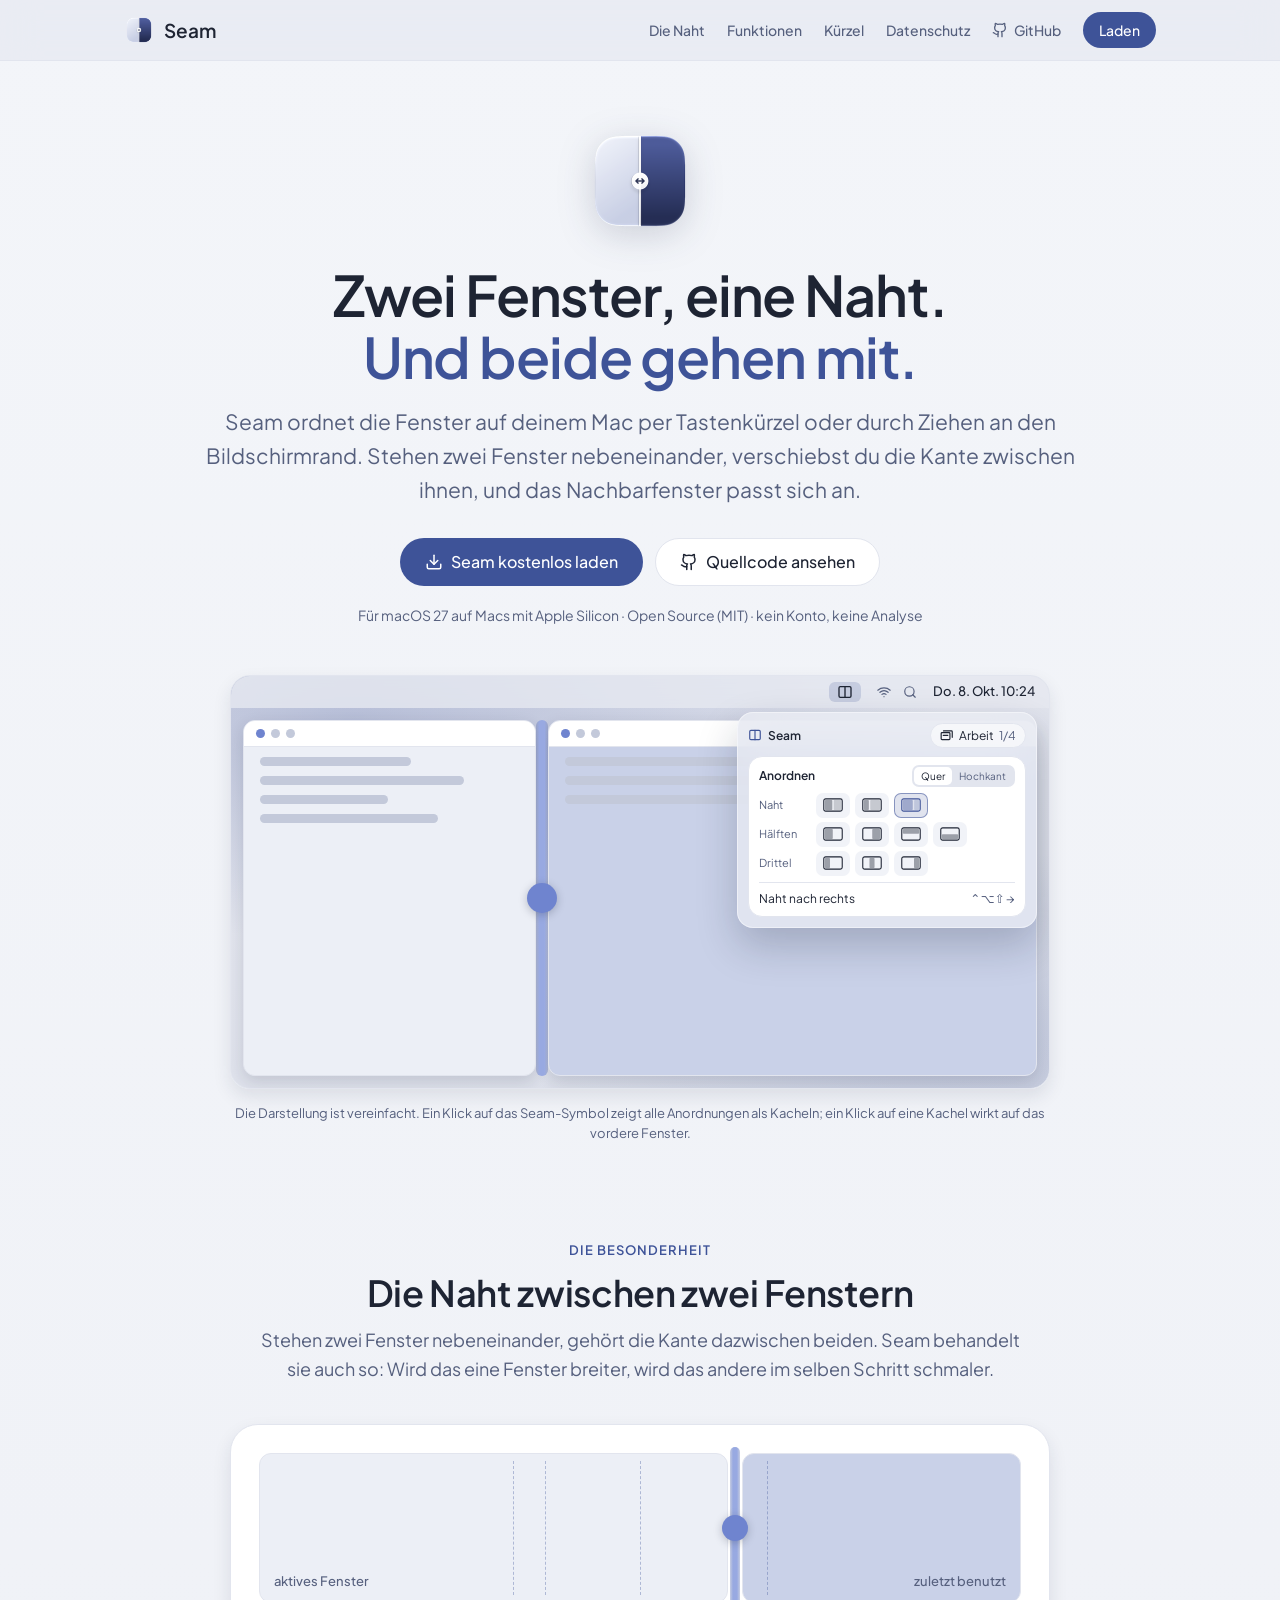
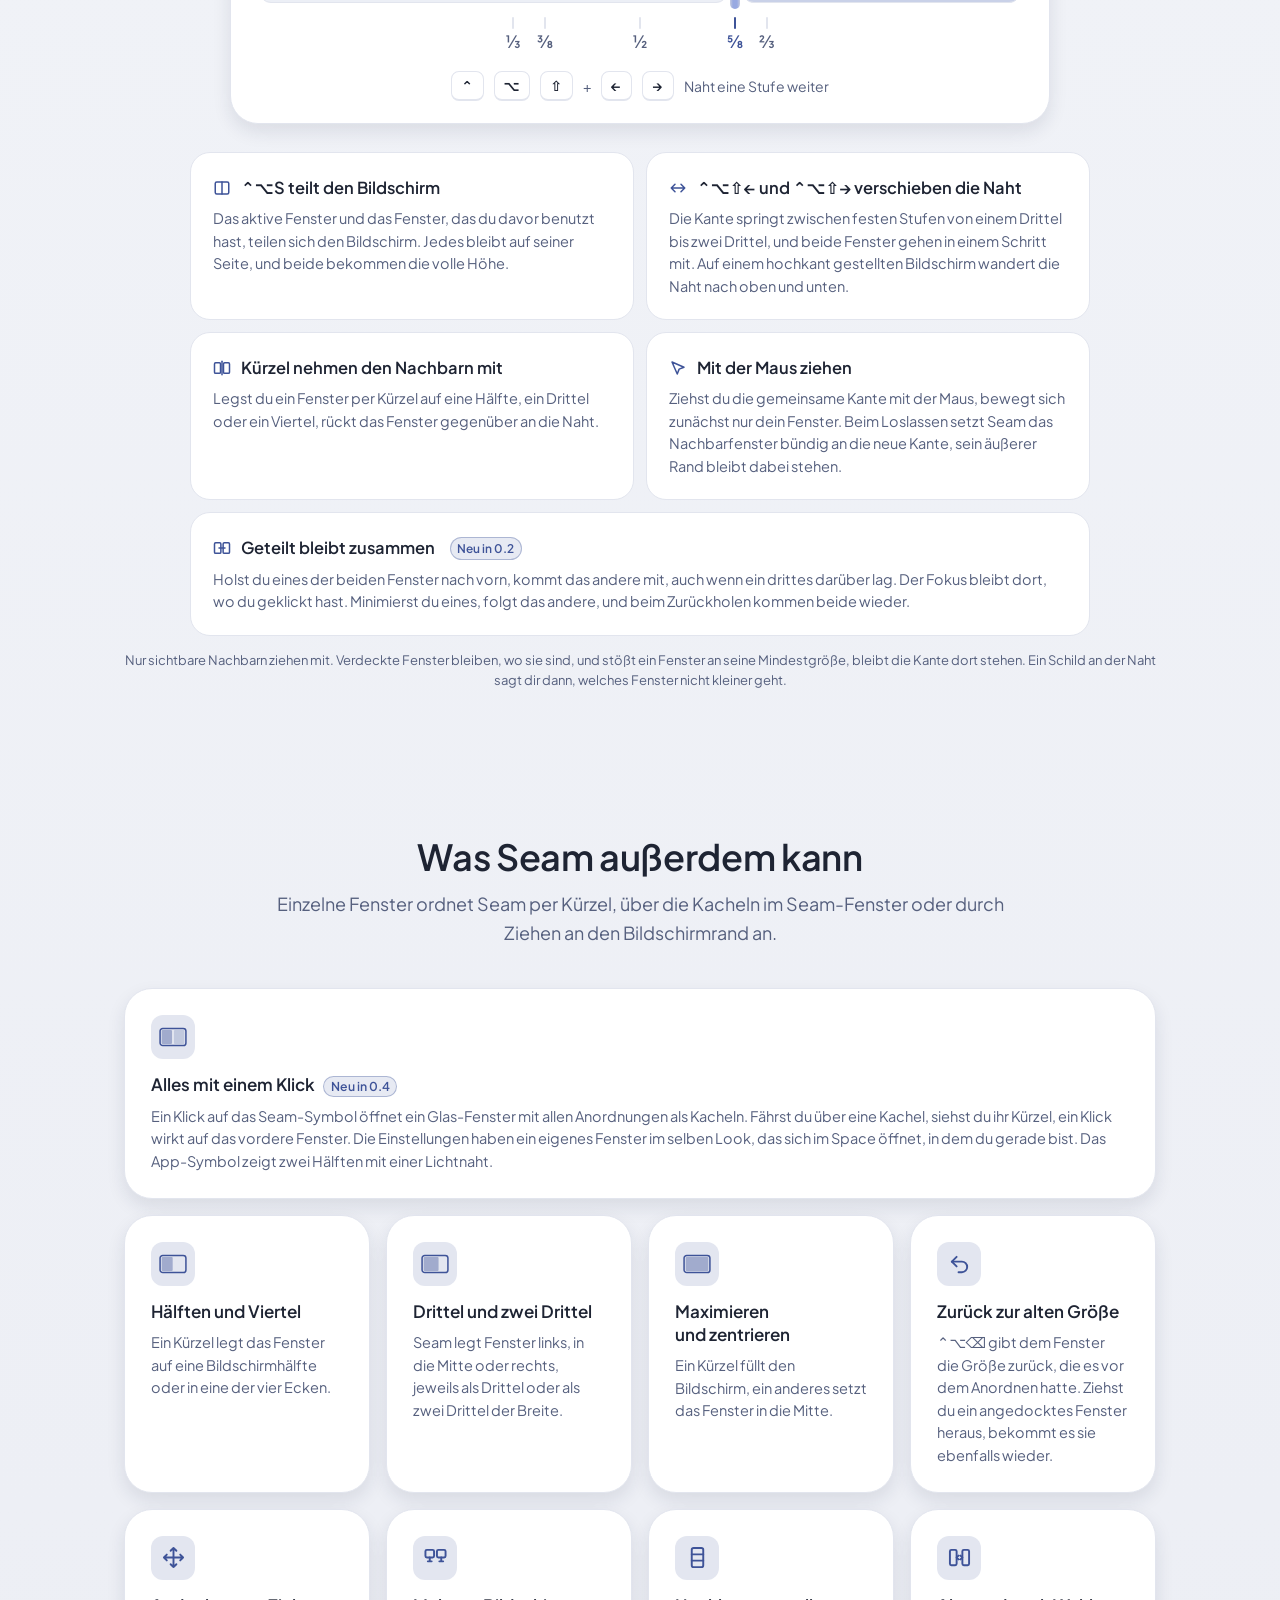
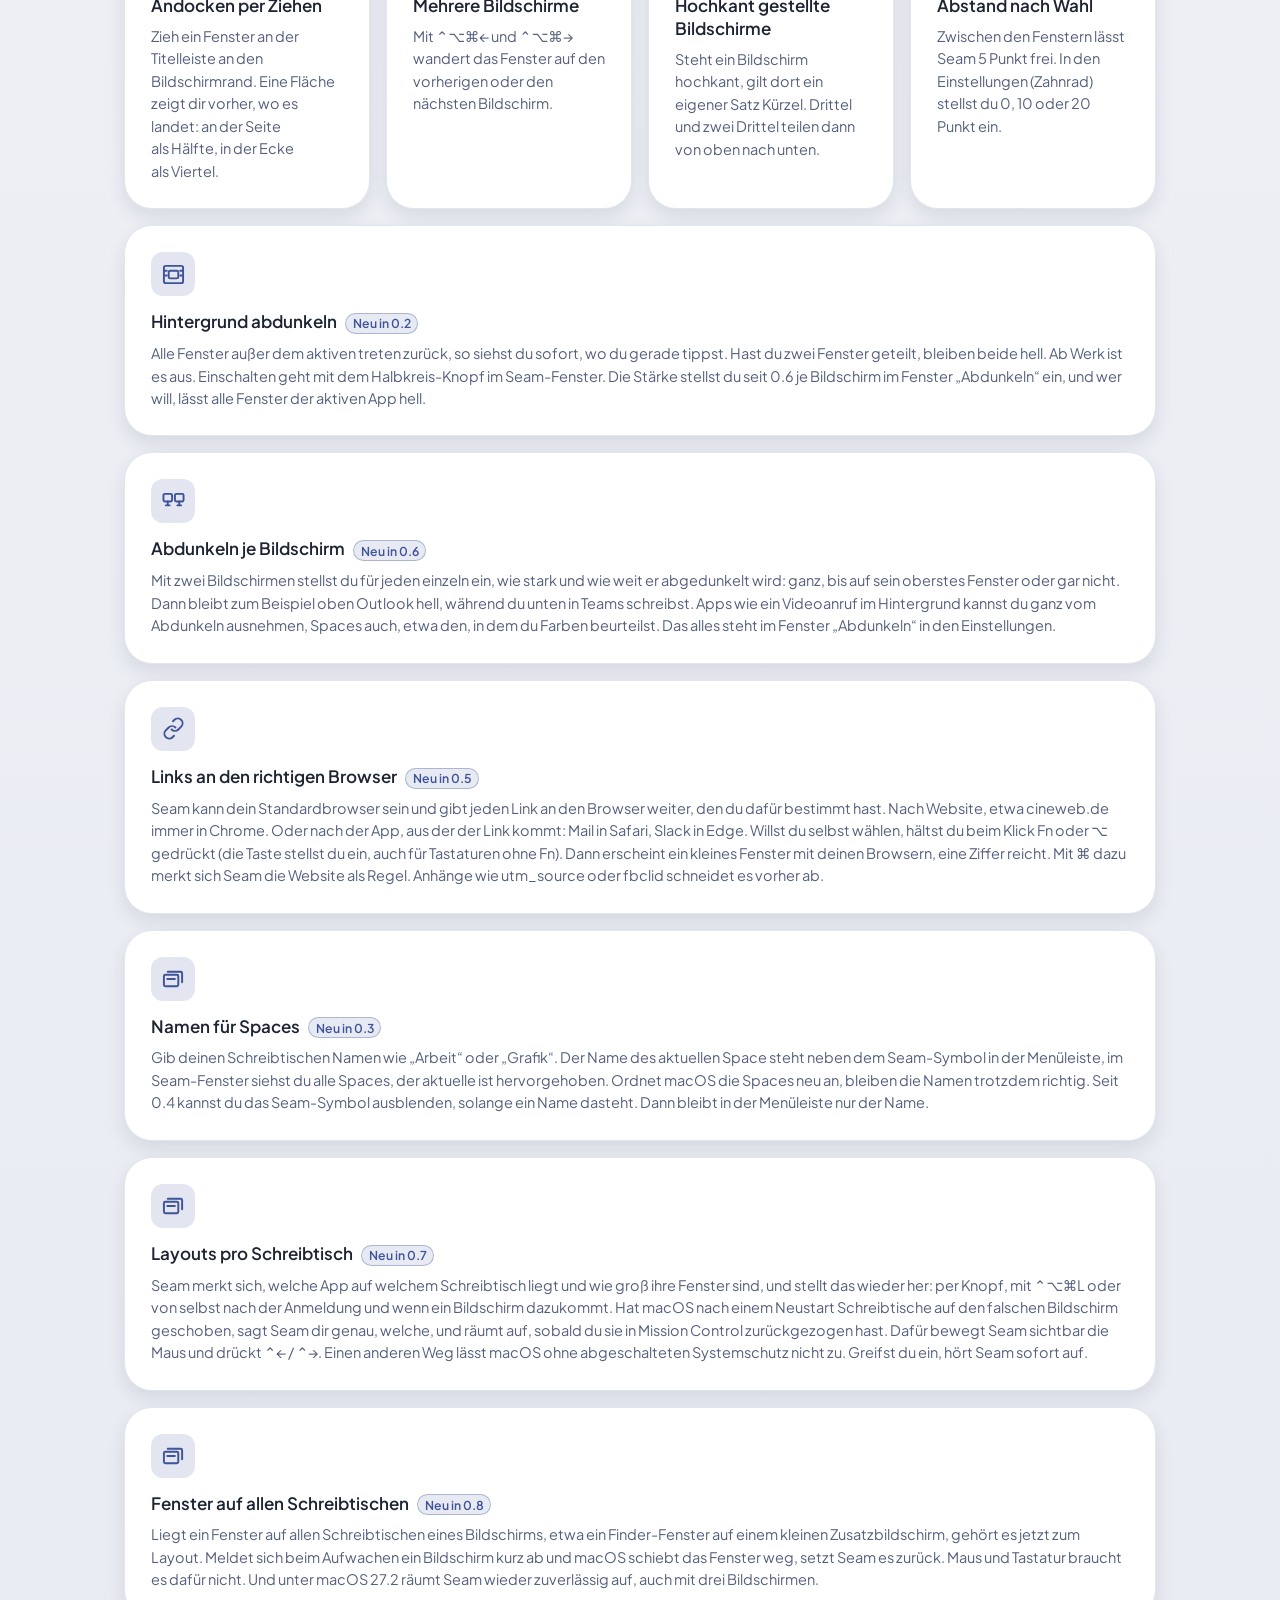
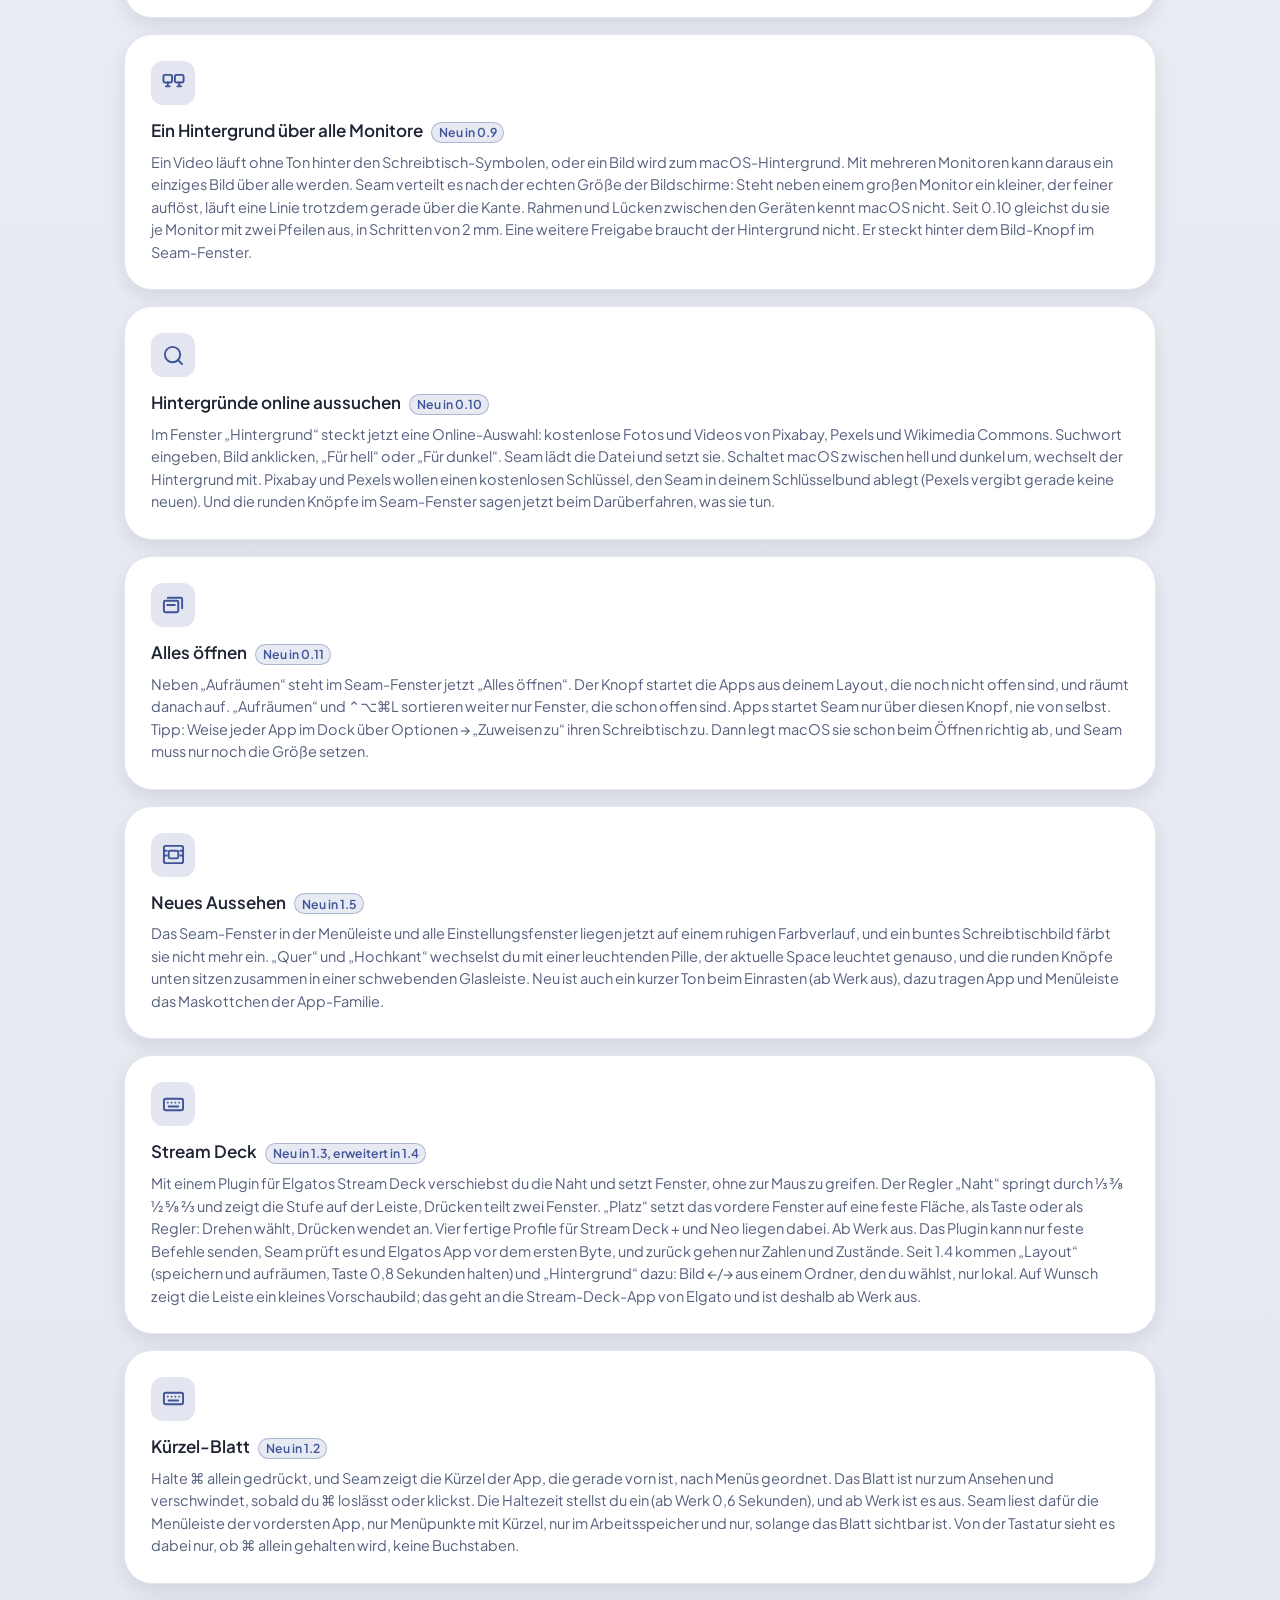
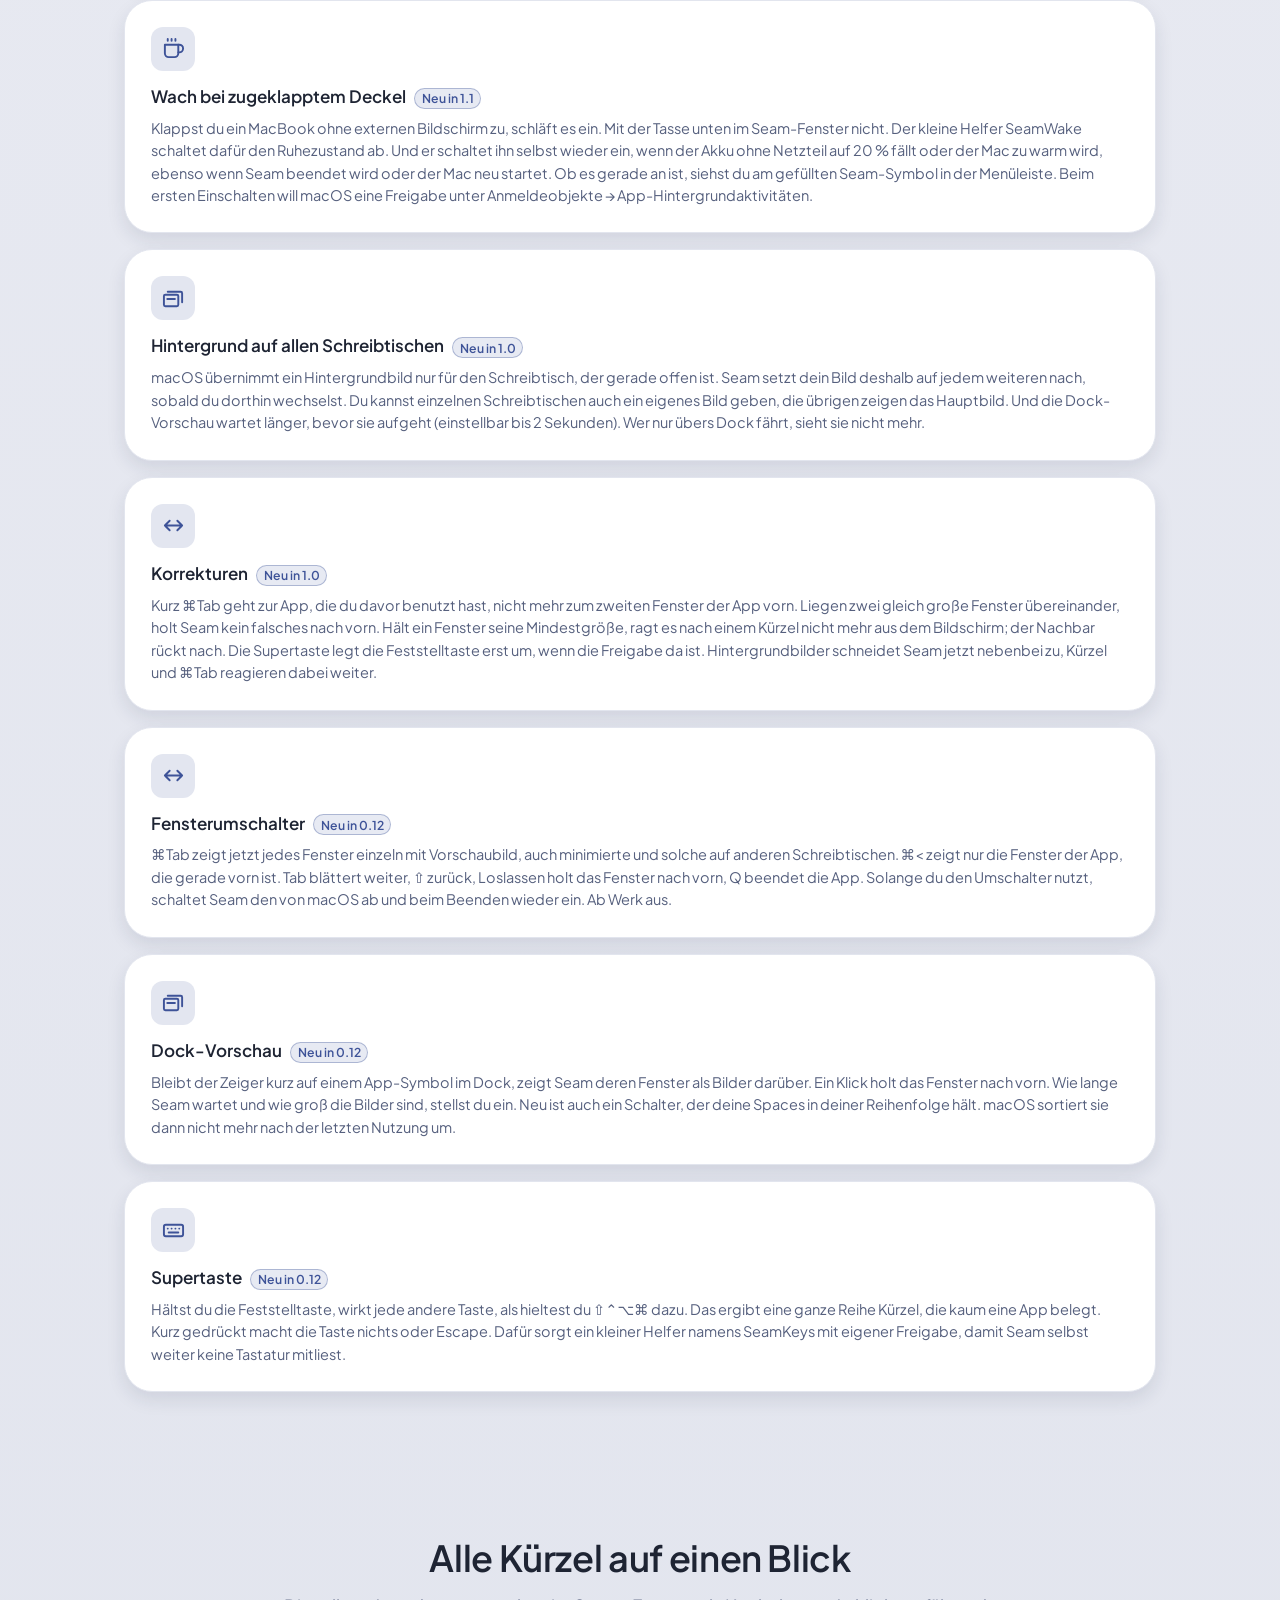
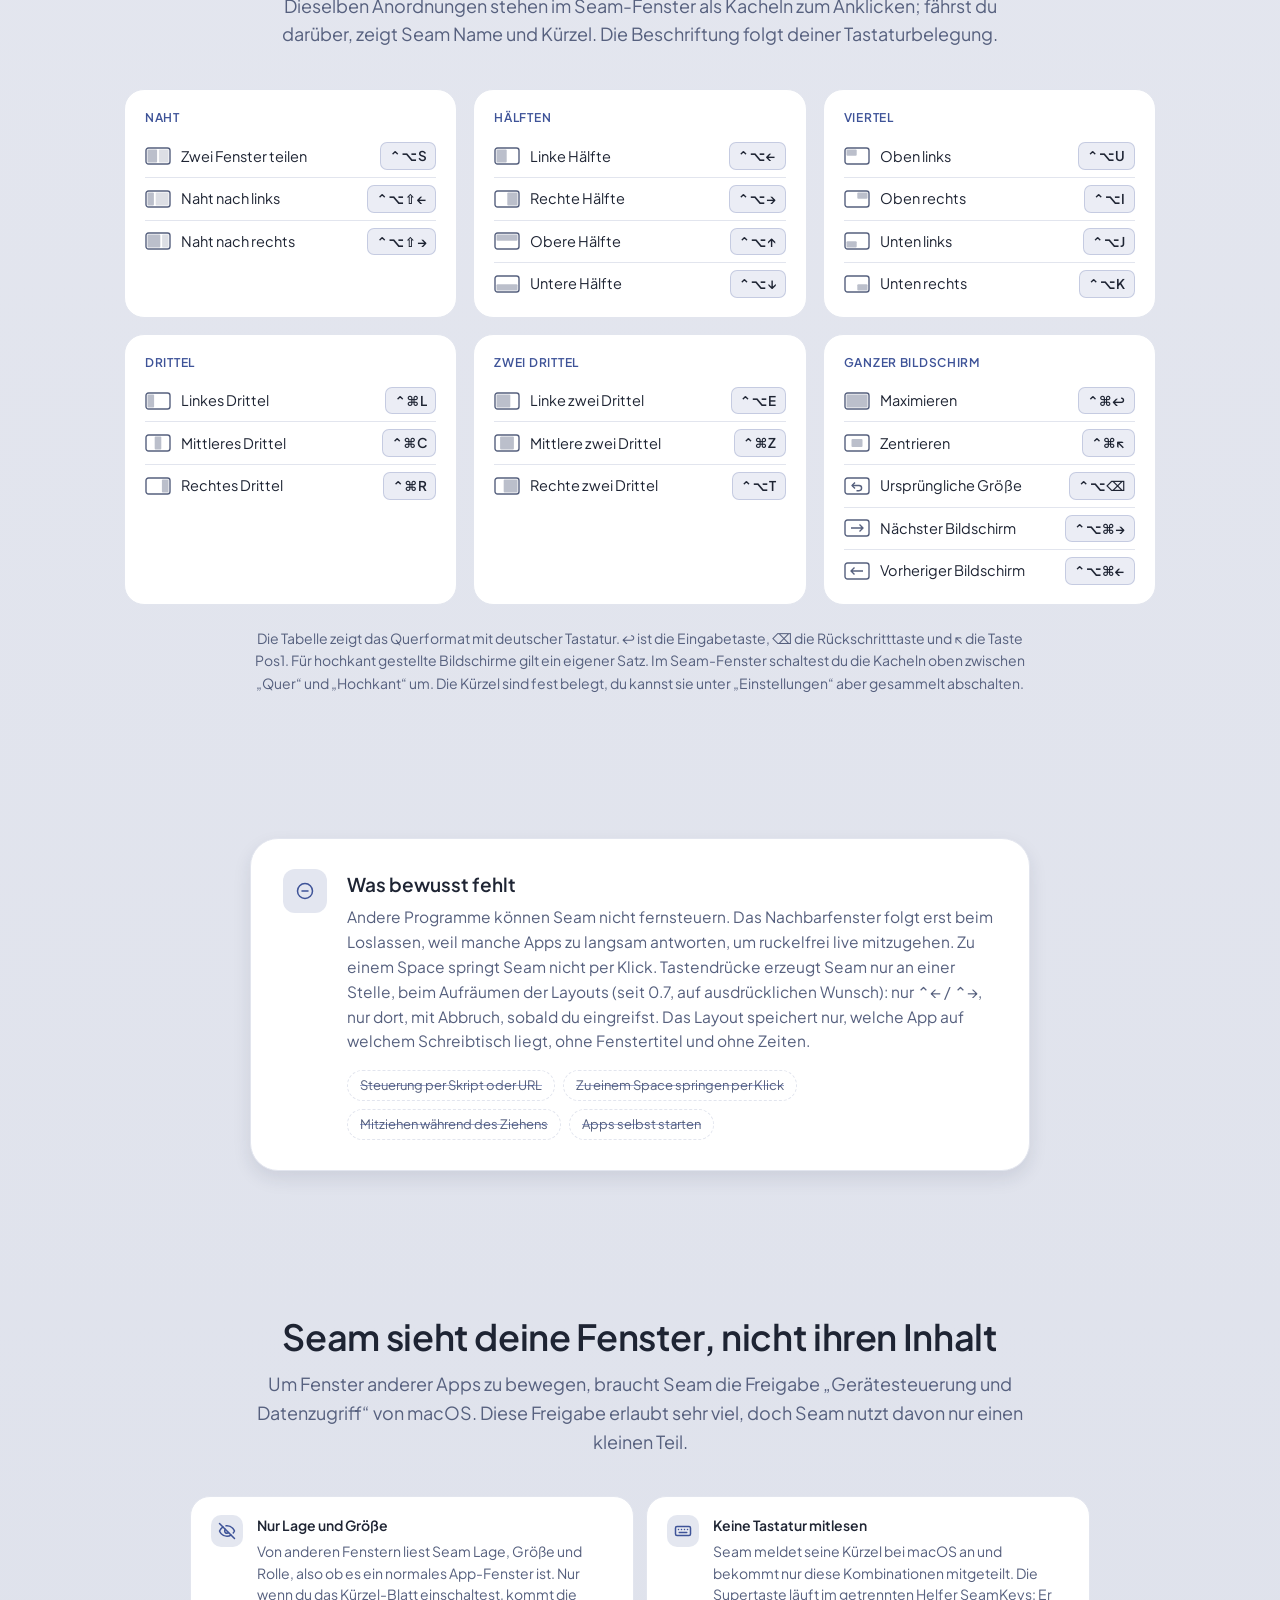
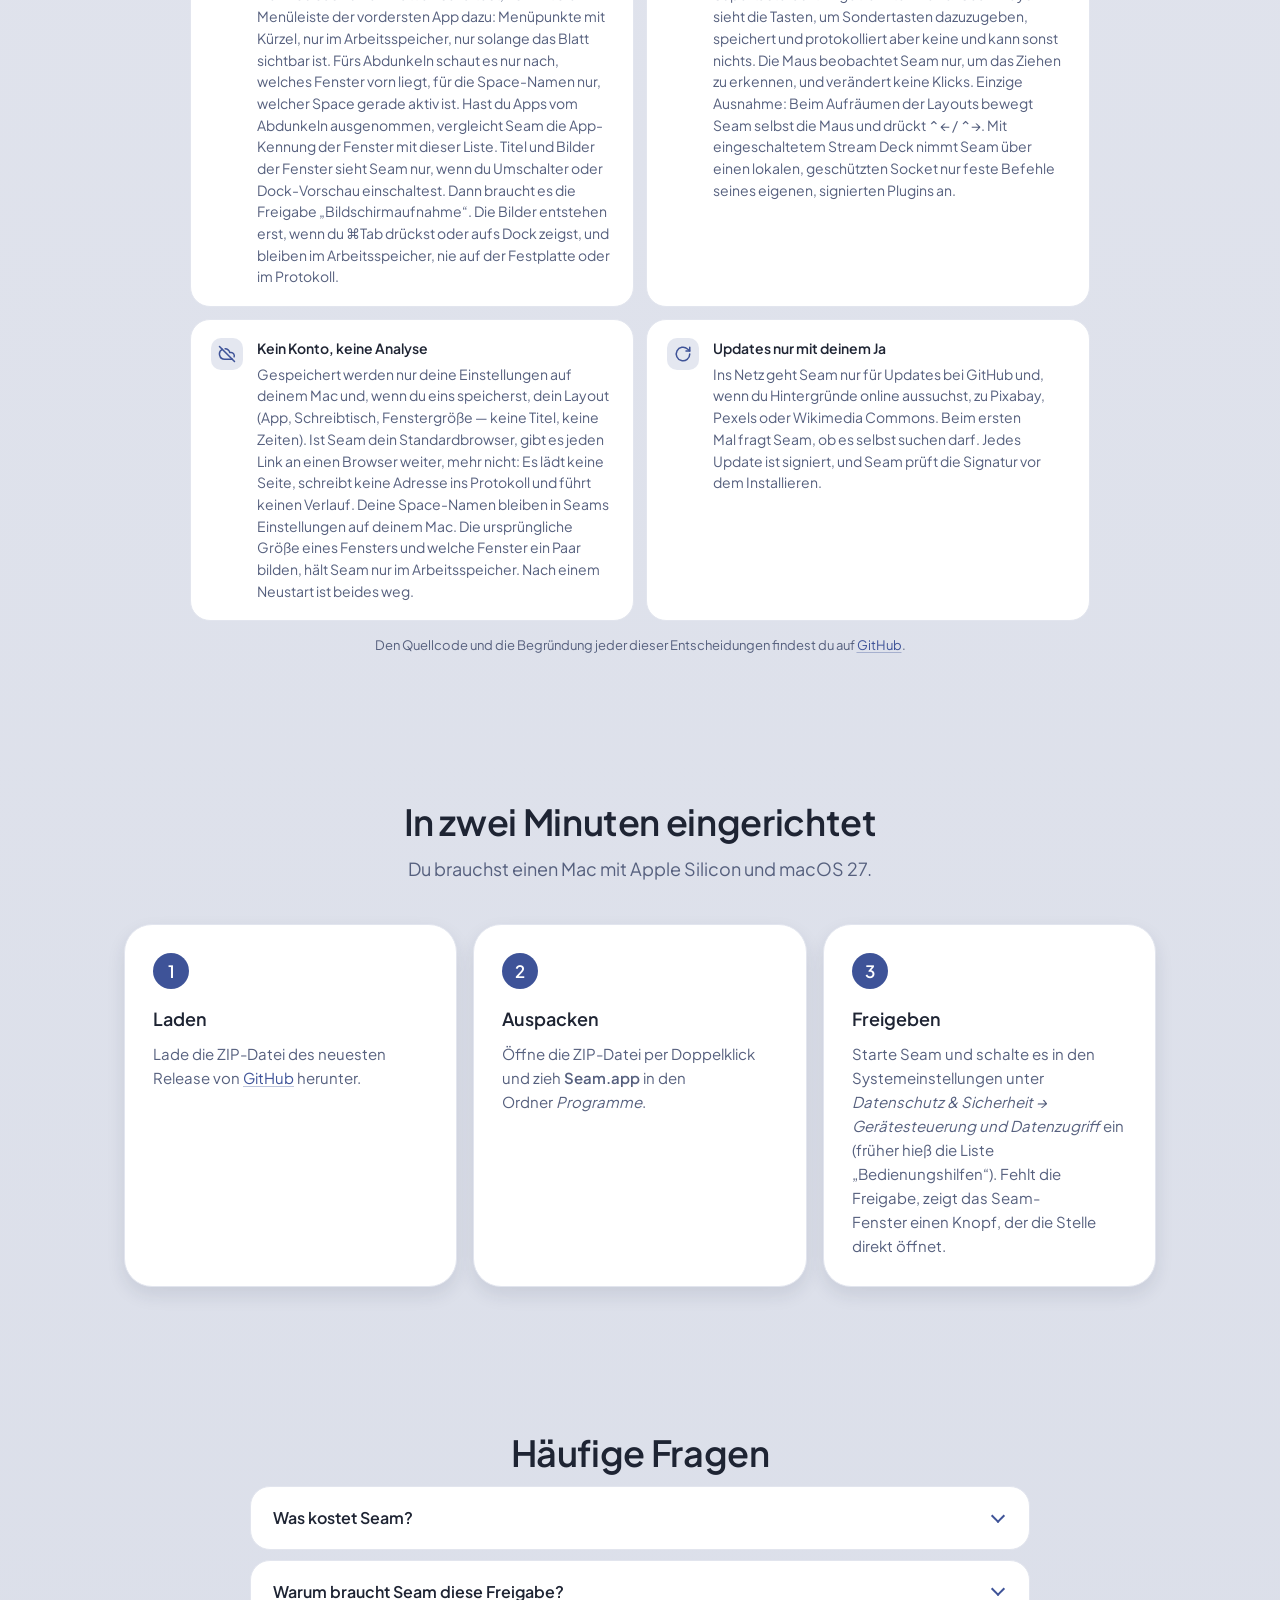
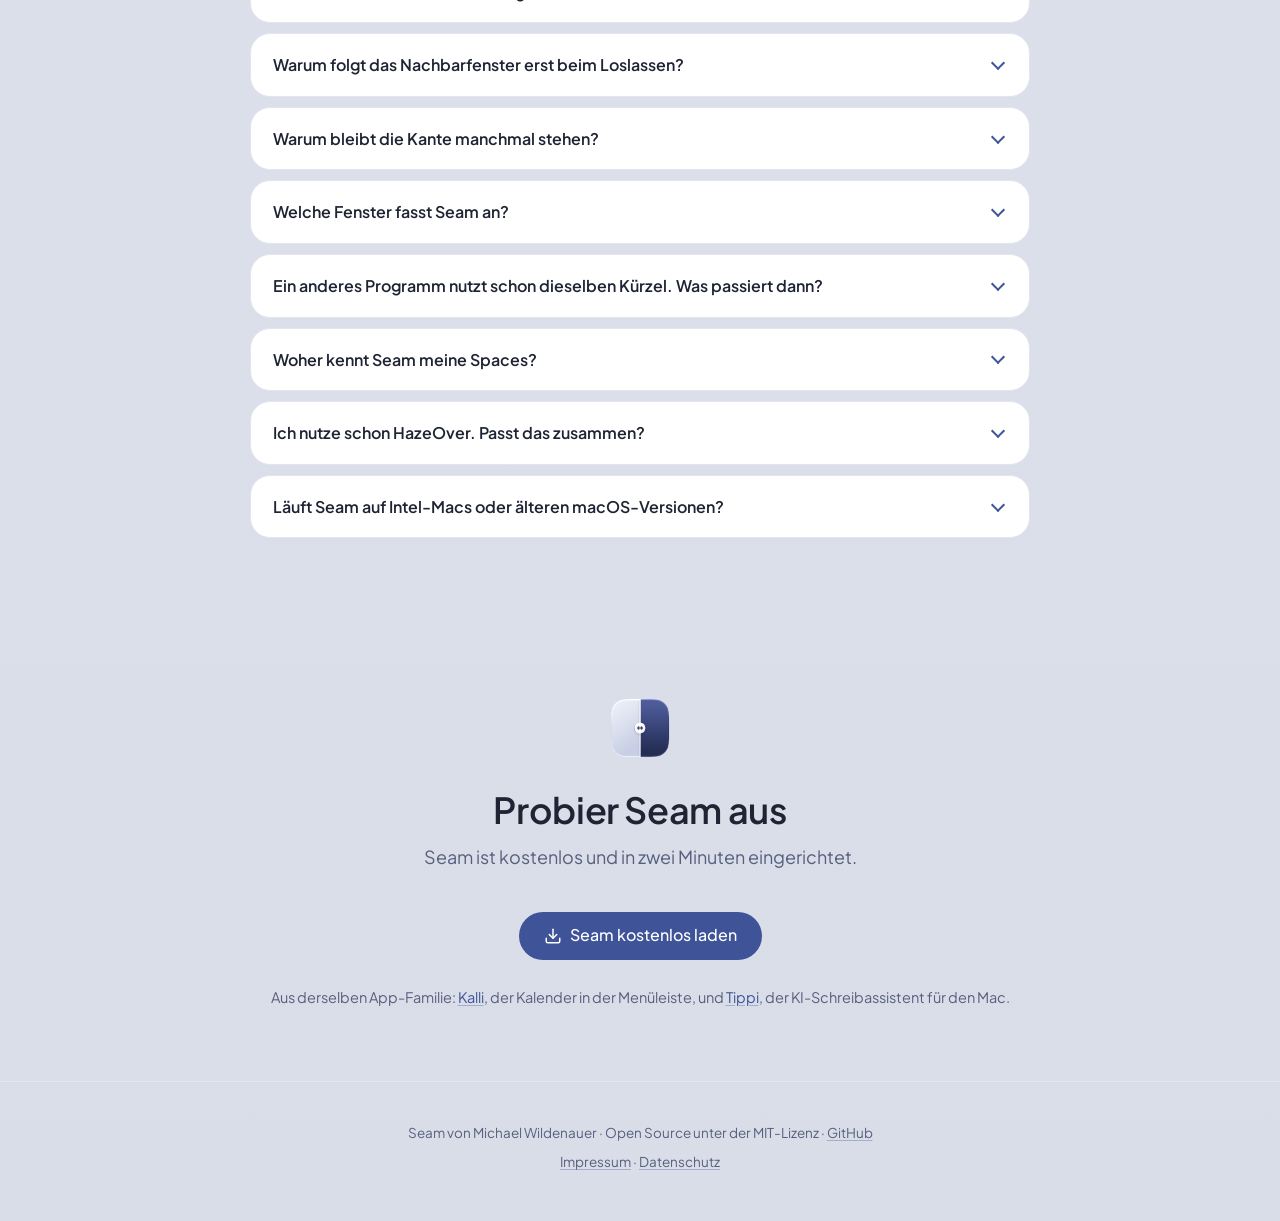
<file: docs/index.html>
<!DOCTYPE html>
<html lang="de">
<head>
<meta charset="UTF-8">
<meta name="viewport" content="width=device-width, initial-scale=1.0">
<!-- Erst erhöhen, wenn diese Seite gegen das Release gelesen wurde. -->
<meta name="seam:documented-version" content="1.5.0">
<title>Seam: Fenster anordnen auf dem Mac, mit einer Naht zwischen zwei Fenstern</title>
<meta name="description" content="Seam ordnet Fenster auf deinem Mac per Tastenkürzel oder durch Ziehen an. Zwei Fenster teilen sich eine Kante, und wenn du sie verschiebst, gehen beide mit. Kostenlos und Open Source.">
<link rel="icon" href="favicon.png" type="image/png">
<link rel="apple-touch-icon" href="apple-touch-icon.png">
<meta name="theme-color" content="#F3F5F9" media="(prefers-color-scheme: light)">
<meta name="theme-color" content="#0D1019" media="(prefers-color-scheme: dark)">

<meta property="og:site_name" content="Seam">
<meta property="og:title" content="Seam: Zwei Fenster, eine Naht">
<meta property="og:description" content="Fensterverwaltung in der Menüleiste für macOS 27. Verschiebst du die Kante zwischen zwei Fenstern, gehen beide mit. Kostenlos und Open Source.">
<meta property="og:type" content="website">
<meta property="og:image" content="https://miwixyz.github.io/Seam/og-image.png">
<meta property="og:url" content="https://miwixyz.github.io/Seam/">
<meta property="og:image:width" content="1200">
<meta property="og:image:height" content="630">
<meta property="og:image:alt" content="Seam-Symbol neben dem Satz: Zwei Fenster, eine Naht. Beide gehen mit.">
<meta property="og:locale" content="de_DE">
<meta name="twitter:card" content="summary_large_image">

<link rel="preload" href="fonts/PlusJakartaSans-Variable.woff2" as="font" type="font/woff2" crossorigin>
<link rel="stylesheet" href="style.css">
</head>
<body>

<!-- Linien-Piktogramme (keine Emojis), einmal definiert, per <use> eingesetzt -->
<svg width="0" height="0" style="position:absolute" aria-hidden="true">
  <symbol id="i-split" viewBox="0 0 24 24"><rect x="3" y="4" width="18" height="16" rx="2"/><path d="M12 4v16"/></symbol>
  <symbol id="i-arrows" viewBox="0 0 24 24"><path d="m8 7-5 5 5 5M16 7l5 5-5 5M3 12h18"/></symbol>
  <symbol id="i-snap" viewBox="0 0 24 24"><rect x="2" y="5" width="8" height="14" rx="1.5"/><rect x="14" y="5" width="8" height="14" rx="1.5"/><path d="M12 3v18"/></symbol>
  <symbol id="i-pointer" viewBox="0 0 24 24"><path d="m4 4 7 16 2.5-6.5L20 11z"/></symbol>
  <symbol id="i-undo" viewBox="0 0 24 24"><path d="M9 14 4 9l5-5"/><path d="M4 9h10.5a5.5 5.5 0 0 1 0 11H11"/></symbol>
  <symbol id="i-move" viewBox="0 0 24 24"><path d="m5 9-3 3 3 3M9 5l3-3 3 3M15 19l-3 3-3-3M19 9l3 3-3 3M2 12h20M12 2v20"/></symbol>
  <symbol id="i-monitors" viewBox="0 0 24 24"><rect x="1.5" y="4" width="9" height="8" rx="1.5"/><rect x="13.5" y="4" width="9" height="8" rx="1.5"/><path d="M6 12v4M4 16h4M18 12v4M16 16h4"/></symbol>
  <symbol id="i-portrait" viewBox="0 0 24 24"><rect x="6" y="2" width="12" height="20" rx="2"/><path d="M6 8.7h12M6 15.3h12"/></symbol>
  <symbol id="i-gap" viewBox="0 0 24 24"><rect x="2" y="4" width="7" height="16" rx="1.5"/><rect x="15" y="4" width="7" height="16" rx="1.5"/><path d="m11 10-2 2 2 2M13 10l2 2-2 2"/></symbol>
  <symbol id="i-eyeoff" viewBox="0 0 24 24"><path d="M9.88 9.88a3 3 0 1 0 4.24 4.24"/><path d="M10.73 5.08A10.4 10.4 0 0 1 12 5c7 0 10 7 10 7a13.2 13.2 0 0 1-1.67 2.68"/><path d="M6.61 6.61A13.5 13.5 0 0 0 2 12s3 7 10 7a9.7 9.7 0 0 0 5.39-1.61"/><path d="M2 2l20 20"/></symbol>
  <symbol id="i-keyboard" viewBox="0 0 24 24"><rect x="2" y="6" width="20" height="12" rx="2"/><path d="M6 10h.01M10 10h.01M14 10h.01M18 10h.01M7 14h10"/></symbol>
  <symbol id="i-cloudoff" viewBox="0 0 24 24"><path d="M2 2l20 20"/><path d="M5.78 5.78A7 7 0 0 0 9 19h8.5a4.5 4.5 0 0 0 1.31-.2"/><path d="M21.53 15.8A4.5 4.5 0 0 0 17.5 10h-1.79A7 7 0 0 0 9.5 5.06"/></symbol>
  <symbol id="i-refresh" viewBox="0 0 24 24"><path d="M21 12a9 9 0 1 1-3-6.7L21 8"/><path d="M21 3v5h-5"/></symbol>
  <symbol id="i-download" viewBox="0 0 24 24"><path d="M21 15v4a2 2 0 0 1-2 2H5a2 2 0 0 1-2-2v-4"/><path d="M7 10l5 5 5-5"/><path d="M12 15V3"/></symbol>
  <symbol id="i-github" viewBox="0 0 24 24"><path d="M15 22v-4a4.8 4.8 0 0 0-1-3.5c3 0 6-2 6-5.5.08-1.25-.27-2.48-1-3.5.28-1.15.28-2.35 0-3.5 0 0-1 0-3 1.5-2.64-.5-5.36-.5-8 0C6 2 5 2 5 2c-.3 1.15-.3 2.35 0 3.5A5.4 5.4 0 0 0 4 9c0 3.5 3 5.5 6 5.5-.39.49-.68 1.05-.85 1.65-.17.6-.22 1.23-.15 1.85v4"/><path d="M9 18c-4.51 2-5-2-7-2"/></symbol>
  <symbol id="i-wifi" viewBox="0 0 24 24"><path d="M5 12.55a11 11 0 0 1 14.08 0M1.42 9a16 16 0 0 1 21.16 0M8.53 16.11a6 6 0 0 1 6.95 0M12 20h.01"/></symbol>
  <symbol id="i-search" viewBox="0 0 24 24"><circle cx="11" cy="11" r="8"/><path d="m21 21-4.3-4.3"/></symbol>
  <symbol id="i-pair" viewBox="0 0 24 24"><rect x="2" y="5" width="8.5" height="14" rx="1.5"/><rect x="13.5" y="5" width="8.5" height="14" rx="1.5"/><path d="M8 12h8"/></symbol>
  <symbol id="i-focus" viewBox="0 0 24 24"><rect x="2" y="3" width="20" height="18" rx="2"/><rect x="7" y="8" width="10" height="8" rx="1.5"/><path d="M2 8h3M2 13h3M19 8h3M19 13h3"/></symbol>
  <symbol id="i-spaces" viewBox="0 0 24 24"><rect x="2" y="8" width="15" height="12" rx="1.5"/><path d="M6 5h13.5A1.5 1.5 0 0 1 21 6.5V16"/><path d="M5.5 12.5h8"/></symbol>
  <symbol id="i-link" viewBox="0 0 24 24"><path d="M10 13a5 5 0 0 0 7.07 0l3-3a5 5 0 0 0-7.07-7.07l-1.5 1.5"/><path d="M14 11a5 5 0 0 0-7.07 0l-3 3a5 5 0 0 0 7.07 7.07l1.5-1.5"/></symbol>
  <symbol id="i-cup" viewBox="0 0 24 24"><path d="M17 8h1a4 4 0 1 1 0 8h-1"/><path d="M3 8h14v9a4 4 0 0 1-4 4H7a4 4 0 0 1-4-4Z"/><path d="M6 2v2M10 2v2M14 2v2"/></symbol>
  <symbol id="i-minus" viewBox="0 0 24 24"><circle cx="12" cy="12" r="10"/><path d="M8 12h8"/></symbol>

  <!-- Lage-Piktogramme: Bildschirm mit Zielfläche, wie die Kacheln im Seam-Fenster -->
  <symbol id="p-left" viewBox="0 0 26 18"><rect x="1" y="1" width="24" height="16" rx="2.5"/><rect x="2.5" y="2.5" width="10.2" height="13" rx="1" fill="currentColor" fill-opacity=".4" stroke="none"/></symbol>
  <symbol id="p-right" viewBox="0 0 26 18"><rect x="1" y="1" width="24" height="16" rx="2.5"/><rect x="13.3" y="2.5" width="10.2" height="13" rx="1" fill="currentColor" fill-opacity=".4" stroke="none"/></symbol>
  <symbol id="p-up" viewBox="0 0 26 18"><rect x="1" y="1" width="24" height="16" rx="2.5"/><rect x="2.5" y="2.5" width="21" height="6.2" rx="1" fill="currentColor" fill-opacity=".4" stroke="none"/></symbol>
  <symbol id="p-down" viewBox="0 0 26 18"><rect x="1" y="1" width="24" height="16" rx="2.5"/><rect x="2.5" y="9.3" width="21" height="6.2" rx="1" fill="currentColor" fill-opacity=".4" stroke="none"/></symbol>
  <symbol id="p-tl" viewBox="0 0 26 18"><rect x="1" y="1" width="24" height="16" rx="2.5"/><rect x="2.5" y="2.5" width="10.2" height="6.2" rx="1" fill="currentColor" fill-opacity=".4" stroke="none"/></symbol>
  <symbol id="p-tr" viewBox="0 0 26 18"><rect x="1" y="1" width="24" height="16" rx="2.5"/><rect x="13.3" y="2.5" width="10.2" height="6.2" rx="1" fill="currentColor" fill-opacity=".4" stroke="none"/></symbol>
  <symbol id="p-bl" viewBox="0 0 26 18"><rect x="1" y="1" width="24" height="16" rx="2.5"/><rect x="2.5" y="9.3" width="10.2" height="6.2" rx="1" fill="currentColor" fill-opacity=".4" stroke="none"/></symbol>
  <symbol id="p-br" viewBox="0 0 26 18"><rect x="1" y="1" width="24" height="16" rx="2.5"/><rect x="13.3" y="9.3" width="10.2" height="6.2" rx="1" fill="currentColor" fill-opacity=".4" stroke="none"/></symbol>
  <symbol id="p-t1" viewBox="0 0 26 18"><rect x="1" y="1" width="24" height="16" rx="2.5"/><rect x="2.5" y="2.5" width="6.6" height="13" rx="1" fill="currentColor" fill-opacity=".4" stroke="none"/></symbol>
  <symbol id="p-t2" viewBox="0 0 26 18"><rect x="1" y="1" width="24" height="16" rx="2.5"/><rect x="9.7" y="2.5" width="6.6" height="13" rx="1" fill="currentColor" fill-opacity=".4" stroke="none"/></symbol>
  <symbol id="p-t3" viewBox="0 0 26 18"><rect x="1" y="1" width="24" height="16" rx="2.5"/><rect x="16.9" y="2.5" width="6.6" height="13" rx="1" fill="currentColor" fill-opacity=".4" stroke="none"/></symbol>
  <symbol id="p-tt1" viewBox="0 0 26 18"><rect x="1" y="1" width="24" height="16" rx="2.5"/><rect x="2.5" y="2.5" width="13.8" height="13" rx="1" fill="currentColor" fill-opacity=".4" stroke="none"/></symbol>
  <symbol id="p-tt2" viewBox="0 0 26 18"><rect x="1" y="1" width="24" height="16" rx="2.5"/><rect x="6.1" y="2.5" width="13.8" height="13" rx="1" fill="currentColor" fill-opacity=".4" stroke="none"/></symbol>
  <symbol id="p-tt3" viewBox="0 0 26 18"><rect x="1" y="1" width="24" height="16" rx="2.5"/><rect x="9.7" y="2.5" width="13.8" height="13" rx="1" fill="currentColor" fill-opacity=".4" stroke="none"/></symbol>
  <symbol id="p-max" viewBox="0 0 26 18"><rect x="1" y="1" width="24" height="16" rx="2.5"/><rect x="2.5" y="2.5" width="21" height="13" rx="1" fill="currentColor" fill-opacity=".4" stroke="none"/></symbol>
  <symbol id="p-center" viewBox="0 0 26 18"><rect x="1" y="1" width="24" height="16" rx="2.5"/><rect x="7.5" y="5" width="11" height="8" rx="1" fill="currentColor" fill-opacity=".4" stroke="none"/></symbol>
  <symbol id="p-restore" viewBox="0 0 26 18"><rect x="1" y="1" width="24" height="16" rx="2.5"/><path d="M11 11.5 8 8.5l3-3"/><path d="M8 8.5h7a2.6 2.6 0 0 1 0 5.2h-2.5"/></symbol>
  <symbol id="p-next" viewBox="0 0 26 18"><rect x="1" y="1" width="24" height="16" rx="2.5"/><path d="M7 9h12M15.5 5.5 19 9l-3.5 3.5"/></symbol>
  <symbol id="p-prev" viewBox="0 0 26 18"><rect x="1" y="1" width="24" height="16" rx="2.5"/><path d="M19 9H7M10.5 5.5 7 9l3.5 3.5"/></symbol>
  <symbol id="p-split" viewBox="0 0 26 18"><rect x="1" y="1" width="24" height="16" rx="2.5"/><rect x="2.5" y="2.5" width="9.6" height="13" rx="1" fill="currentColor" fill-opacity=".4" stroke="none"/><rect x="13.9" y="2.5" width="9.6" height="13" rx="1" fill="currentColor" fill-opacity=".2" stroke="none"/></symbol>
  <symbol id="p-seamL" viewBox="0 0 26 18"><rect x="1" y="1" width="24" height="16" rx="2.5"/><rect x="2.5" y="2.5" width="6.4" height="13" rx="1" fill="currentColor" fill-opacity=".4" stroke="none"/><rect x="10.7" y="2.5" width="12.8" height="13" rx="1" fill="currentColor" fill-opacity=".2" stroke="none"/></symbol>
  <symbol id="p-seamR" viewBox="0 0 26 18"><rect x="1" y="1" width="24" height="16" rx="2.5"/><rect x="2.5" y="2.5" width="12.8" height="13" rx="1" fill="currentColor" fill-opacity=".4" stroke="none"/><rect x="17.1" y="2.5" width="6.4" height="13" rx="1" fill="currentColor" fill-opacity=".2" stroke="none"/></symbol>
</svg>

<a class="skip-link" href="#content">Zum Inhalt springen</a>

<nav class="top" aria-label="Hauptnavigation">
  <div class="wrap nav-inner">
    <a class="brand" href="./">
      <img src="seam-icon-224.png" alt="" width="30" height="30">
      <span>Seam</span>
    </a>
    <div class="nav-links">
      <a class="anchor" href="#naht">Die Naht</a>
      <a class="anchor" href="#funktionen">Funktionen</a>
      <a class="anchor" href="#kuerzel">Kürzel</a>
      <a class="anchor" href="#datenschutz">Datenschutz</a>
      <a href="https://github.com/miwixyz/Seam"><svg class="ico" aria-hidden="true"><use href="#i-github"/></svg><span class="anchor">GitHub</span><span class="visually-hidden">Seam auf GitHub</span></a>
      <a class="nav-cta" href="https://github.com/miwixyz/Seam/releases/latest">Laden</a>
    </div>
  </div>
</nav>

<main id="content">

<header class="hero">
  <div class="wrap">
    <img class="app-icon" src="seam-icon-224.png" alt="Seam-Symbol" width="112" height="112">
    <h1>Zwei Fenster, eine Naht.<br><span class="accent">Und beide gehen mit.</span></h1>
    <p class="sub">Seam ordnet die Fenster auf deinem Mac per Tastenkürzel oder durch Ziehen an den Bildschirmrand. Stehen zwei Fenster nebeneinander, verschiebst du die Kante zwischen ihnen, und das Nachbarfenster passt sich an.</p>
    <div class="cta-group">
      <a class="btn" href="https://github.com/miwixyz/Seam/releases/latest"><svg class="ico" aria-hidden="true"><use href="#i-download"/></svg>Seam kostenlos laden</a>
      <a class="btn ghost" href="https://github.com/miwixyz/Seam"><svg class="ico" aria-hidden="true"><use href="#i-github"/></svg>Quellcode ansehen</a>
    </div>
    <small>Für macOS 27 auf Macs mit Apple Silicon · Open Source (MIT) · kein Konto, keine Analyse</small>

    <figure class="stage" aria-label="Vereinfachte Darstellung: zwei Fenster an einer Naht, daneben das Seam-Fenster mit den Anordnungen als Kacheln">
      <div class="desk">
        <div class="menubar" aria-hidden="true">
          <span class="mb-item open"><svg class="ico"><use href="#i-split"/></svg></span>
          <span class="sys"><svg class="ico"><use href="#i-wifi"/></svg><svg class="ico"><use href="#i-search"/></svg></span>
          <span>Do. 8. Okt. 10:24</span>
        </div>
        <div class="screen" aria-hidden="true">
          <div class="win"><div class="bar"><i></i><i></i><i></i></div><span class="ln"></span><span class="ln"></span><span class="ln"></span><span class="ln"></span></div>
          <div class="win b"><div class="bar"><i></i><i></i><i></i></div><span class="ln"></span><span class="ln"></span><span class="ln"></span></div>
          <div class="seam-line"></div>
        </div>
        <div class="pop" aria-hidden="true">
          <div class="pop-head"><svg class="ico"><use href="#i-split"/></svg><b>Seam</b><span class="cap"><svg class="ico"><use href="#i-spaces"/></svg>Arbeit <em>1/4</em></span></div>
          <div class="pop-card">
            <div class="pop-title"><b>Anordnen</b><span class="seg"><i class="on">Quer</i><i>Hochkant</i></span></div>
            <div class="row"><span>Naht</span><i class="t"><svg class="pic"><use href="#p-split"/></svg></i><i class="t"><svg class="pic"><use href="#p-seamL"/></svg></i><i class="t hl"><svg class="pic"><use href="#p-seamR"/></svg></i></div>
            <div class="row"><span>Hälften</span><i class="t"><svg class="pic"><use href="#p-left"/></svg></i><i class="t"><svg class="pic"><use href="#p-right"/></svg></i><i class="t"><svg class="pic"><use href="#p-up"/></svg></i><i class="t"><svg class="pic"><use href="#p-down"/></svg></i></div>
            <div class="row"><span>Drittel</span><i class="t"><svg class="pic"><use href="#p-t1"/></svg></i><i class="t"><svg class="pic"><use href="#p-t2"/></svg></i><i class="t"><svg class="pic"><use href="#p-t3"/></svg></i></div>
            <div class="info"><span>Naht nach rechts</span><span class="key">⌃⌥⇧→</span></div>
          </div>
        </div>
      </div>
      <figcaption class="mock-note">Die Darstellung ist vereinfacht. Ein Klick auf das Seam-Symbol zeigt alle Anordnungen als Kacheln; ein Klick auf eine Kachel wirkt auf das vordere Fenster.</figcaption>
    </figure>
  </div>
</header>

<section id="naht">
  <div class="wrap">
    <span class="eyebrow">Die Besonderheit</span>
    <h2>Die Naht zwischen zwei Fenstern</h2>
    <p class="lead">Stehen zwei Fenster nebeneinander, gehört die Kante dazwischen beiden. Seam behandelt sie auch so: Wird das eine Fenster breiter, wird das andere im selben Schritt schmaler.</p>

    <figure class="seam-diagram card" role="img" aria-label="Zwei Fenster nebeneinander, die Naht steht bei fünf Achteln. Mögliche Stufen: ein Drittel, drei Achtel, die Hälfte, fünf Achtel, zwei Drittel.">
      <div class="track" aria-hidden="true">
        <div class="pane l"><span>aktives Fenster</span></div>
        <div class="pane r"><span>zuletzt benutzt</span></div>
        <i class="stop" style="left:33.333%"></i><i class="stop" style="left:37.5%"></i><i class="stop" style="left:50%"></i><i class="stop" style="left:66.667%"></i>
        <div class="naht"></div>
      </div>
      <div class="ticks" aria-hidden="true">
        <span style="left:33.333%">⅓</span>
        <span class="low" style="left:37.5%">⅜</span>
        <span style="left:50%">½</span>
        <span class="on" style="left:62.5%">⅝</span>
        <span class="low" style="left:66.667%">⅔</span>
      </div>
      <div class="diagram-keys" aria-hidden="true">
        <span class="keycap">⌃</span><span class="keycap">⌥</span><span class="keycap">⇧</span><span>+</span><span class="keycap">←</span><span class="keycap">→</span><span>Naht eine Stufe weiter</span>
      </div>
    </figure>

    <div class="new-points">
      <div class="point">
        <h3><svg class="ico" aria-hidden="true"><use href="#i-split"/></svg>⌃⌥S teilt den Bildschirm</h3>
        <p>Das aktive Fenster und das Fenster, das du davor benutzt hast, teilen sich den Bildschirm. Jedes bleibt auf seiner Seite, und beide bekommen die volle Höhe.</p>
      </div>
      <div class="point">
        <h3><svg class="ico" aria-hidden="true"><use href="#i-arrows"/></svg>⌃⌥⇧← und ⌃⌥⇧→ verschieben die Naht</h3>
        <p>Die Kante springt zwischen festen Stufen von einem Drittel bis zwei Drittel, und beide Fenster gehen in einem Schritt mit. Auf einem hochkant gestellten Bildschirm wandert die Naht nach oben und unten.</p>
      </div>
      <div class="point">
        <h3><svg class="ico" aria-hidden="true"><use href="#i-snap"/></svg>Kürzel nehmen den Nachbarn mit</h3>
        <p>Legst du ein Fenster per Kürzel auf eine Hälfte, ein Drittel oder ein Viertel, rückt das Fenster gegenüber an die Naht.</p>
      </div>
      <div class="point">
        <h3><svg class="ico" aria-hidden="true"><use href="#i-pointer"/></svg>Mit der Maus ziehen</h3>
        <p>Ziehst du die gemeinsame Kante mit der Maus, bewegt sich zunächst nur dein Fenster. Beim Loslassen setzt Seam das Nachbarfenster bündig an die neue Kante, sein äußerer Rand bleibt dabei stehen.</p>
      </div>
      <div class="point wide">
        <h3><svg class="ico" aria-hidden="true"><use href="#i-pair"/></svg>Geteilt bleibt zusammen <span class="tag">Neu in 0.2</span></h3>
        <p>Holst du eines der beiden Fenster nach vorn, kommt das andere mit, auch wenn ein drittes darüber lag. Der Fokus bleibt dort, wo du geklickt hast. Minimierst du eines, folgt das andere, und beim Zurückholen kommen beide wieder.</p>
      </div>
    </div>
    <p class="mock-note">Nur sichtbare Nachbarn ziehen mit. Verdeckte Fenster bleiben, wo sie sind, und stößt ein Fenster an seine Mindestgröße, bleibt die Kante dort stehen. Ein Schild an der Naht sagt dir dann, welches Fenster nicht kleiner geht.</p>
  </div>
</section>

<section id="funktionen">
  <div class="wrap">
    <h2>Was Seam außerdem kann</h2>
    <p class="lead">Einzelne Fenster ordnet Seam per Kürzel, über die Kacheln im Seam-Fenster oder durch Ziehen an den Bildschirmrand an.</p>
    <div class="features">
      <div class="feature card wide">
        <div class="icon"><svg class="pic" aria-hidden="true"><use href="#p-split"/></svg></div>
        <h3>Alles mit einem Klick <span class="tag">Neu in 0.4</span></h3>
        <p>Ein Klick auf das Seam-Symbol öffnet ein Glas-Fenster mit allen Anordnungen als Kacheln. Fährst du über eine Kachel, siehst du ihr Kürzel, ein Klick wirkt auf das vordere Fenster. Die Einstellungen haben ein eigenes Fenster im selben Look, das sich im Space öffnet, in dem du gerade bist. Das App-Symbol zeigt zwei Hälften mit einer Lichtnaht.</p>
      </div>
      <div class="feature card">
        <div class="icon"><svg class="pic" aria-hidden="true"><use href="#p-left"/></svg></div>
        <h3>Hälften und Viertel</h3>
        <p>Ein Kürzel legt das Fenster auf eine Bildschirmhälfte oder in eine der vier Ecken.</p>
      </div>
      <div class="feature card">
        <div class="icon"><svg class="pic" aria-hidden="true"><use href="#p-tt1"/></svg></div>
        <h3>Drittel und zwei Drittel</h3>
        <p>Seam legt Fenster links, in die Mitte oder rechts, jeweils als Drittel oder als zwei Drittel der Breite.</p>
      </div>
      <div class="feature card">
        <div class="icon"><svg class="pic" aria-hidden="true"><use href="#p-max"/></svg></div>
        <h3>Maximieren und zentrieren</h3>
        <p>Ein Kürzel füllt den Bildschirm, ein anderes setzt das Fenster in die Mitte.</p>
      </div>
      <div class="feature card">
        <div class="icon"><svg class="ico" aria-hidden="true"><use href="#i-undo"/></svg></div>
        <h3>Zurück zur alten Größe</h3>
        <p>⌃⌥⌫ gibt dem Fenster die Größe zurück, die es vor dem Anordnen hatte. Ziehst du ein angedocktes Fenster heraus, bekommt es sie ebenfalls wieder.</p>
      </div>
      <div class="feature card">
        <div class="icon"><svg class="ico" aria-hidden="true"><use href="#i-move"/></svg></div>
        <h3>Andocken per Ziehen</h3>
        <p>Zieh ein Fenster an der Titelleiste an den Bildschirmrand. Eine Fläche zeigt dir vorher, wo es landet: an der Seite als Hälfte, in der Ecke als Viertel.</p>
      </div>
      <div class="feature card">
        <div class="icon"><svg class="ico" aria-hidden="true"><use href="#i-monitors"/></svg></div>
        <h3>Mehrere Bildschirme</h3>
        <p>Mit ⌃⌥⌘← und ⌃⌥⌘→ wandert das Fenster auf den vorherigen oder den nächsten Bildschirm.</p>
      </div>
      <div class="feature card">
        <div class="icon"><svg class="ico" aria-hidden="true"><use href="#i-portrait"/></svg></div>
        <h3>Hochkant gestellte Bildschirme</h3>
        <p>Steht ein Bildschirm hochkant, gilt dort ein eigener Satz Kürzel. Drittel und zwei Drittel teilen dann von oben nach unten.</p>
      </div>
      <div class="feature card">
        <div class="icon"><svg class="ico" aria-hidden="true"><use href="#i-gap"/></svg></div>
        <h3>Abstand nach Wahl</h3>
        <p>Zwischen den Fenstern lässt Seam 5 Punkt frei. In den Einstellungen (Zahnrad) stellst du 0, 10 oder 20 Punkt ein.</p>
      </div>
      <div class="feature card wide">
        <div class="icon"><svg class="ico" aria-hidden="true"><use href="#i-focus"/></svg></div>
        <h3>Hintergrund abdunkeln <span class="tag">Neu in 0.2</span></h3>
        <p>Alle Fenster außer dem aktiven treten zurück, so siehst du sofort, wo du gerade tippst. Hast du zwei Fenster geteilt, bleiben beide hell. Ab Werk ist es aus. Einschalten geht mit dem Halbkreis-Knopf im Seam-Fenster. Die Stärke stellst du seit 0.6 je Bildschirm im Fenster „Abdunkeln“ ein, und wer will, lässt alle Fenster der aktiven App hell.</p>
      </div>
      <div class="feature card wide">
        <div class="icon"><svg class="ico" aria-hidden="true"><use href="#i-monitors"/></svg></div>
        <h3>Abdunkeln je Bildschirm <span class="tag">Neu in 0.6</span></h3>
        <p>Mit zwei Bildschirmen stellst du für jeden einzeln ein, wie stark und wie weit er abgedunkelt wird: ganz, bis auf sein oberstes Fenster oder gar nicht. Dann bleibt zum Beispiel oben Outlook hell, während du unten in Teams schreibst. Apps wie ein Videoanruf im Hintergrund kannst du ganz vom Abdunkeln ausnehmen, Spaces auch, etwa den, in dem du Farben beurteilst. Das alles steht im Fenster „Abdunkeln“ in den Einstellungen.</p>
      </div>
      <div class="feature card wide">
        <div class="icon"><svg class="ico" aria-hidden="true"><use href="#i-link"/></svg></div>
        <h3>Links an den richtigen Browser <span class="tag">Neu in 0.5</span></h3>
        <p>Seam kann dein Standardbrowser sein und gibt jeden Link an den Browser weiter, den du dafür bestimmt hast. Nach Website, etwa cineweb.de immer in Chrome. Oder nach der App, aus der der Link kommt: Mail in Safari, Slack in Edge. Willst du selbst wählen, hältst du beim Klick Fn oder ⌥ gedrückt (die Taste stellst du ein, auch für Tastaturen ohne Fn). Dann erscheint ein kleines Fenster mit deinen Browsern, eine Ziffer reicht. Mit ⌘ dazu merkt sich Seam die Website als Regel. Anhänge wie utm_source oder fbclid schneidet es vorher ab.</p>
      </div>
      <div class="feature card wide">
        <div class="icon"><svg class="ico" aria-hidden="true"><use href="#i-spaces"/></svg></div>
        <h3>Namen für Spaces <span class="tag">Neu in 0.3</span></h3>
        <p>Gib deinen Schreibtischen Namen wie „Arbeit“ oder „Grafik“. Der Name des aktuellen Space steht neben dem Seam-Symbol in der Menüleiste, im Seam-Fenster siehst du alle Spaces, der aktuelle ist hervorgehoben. Ordnet macOS die Spaces neu an, bleiben die Namen trotzdem richtig. Seit 0.4 kannst du das Seam-Symbol ausblenden, solange ein Name dasteht. Dann bleibt in der Menüleiste nur der Name.</p>
      </div>
      <div class="feature card wide">
        <div class="icon"><svg class="ico" aria-hidden="true"><use href="#i-spaces"/></svg></div>
        <h3>Layouts pro Schreibtisch <span class="tag">Neu in 0.7</span></h3>
        <p>Seam merkt sich, welche App auf welchem Schreibtisch liegt und wie groß ihre Fenster sind, und stellt das wieder her: per Knopf, mit ⌃⌥⌘L oder von selbst nach der Anmeldung und wenn ein Bildschirm dazukommt. Hat macOS nach einem Neustart Schreibtische auf den falschen Bildschirm geschoben, sagt Seam dir genau, welche, und räumt auf, sobald du sie in Mission Control zurückgezogen hast. Dafür bewegt Seam sichtbar die Maus und drückt ⌃← / ⌃→. Einen anderen Weg lässt macOS ohne abgeschalteten Systemschutz nicht zu. Greifst du ein, hört Seam sofort auf.</p>
      </div>
      <div class="feature card wide">
        <div class="icon"><svg class="ico" aria-hidden="true"><use href="#i-spaces"/></svg></div>
        <h3>Fenster auf allen Schreibtischen <span class="tag">Neu in 0.8</span></h3>
        <p>Liegt ein Fenster auf allen Schreibtischen eines Bildschirms, etwa ein Finder-Fenster auf einem kleinen Zusatzbildschirm, gehört es jetzt zum Layout. Meldet sich beim Aufwachen ein Bildschirm kurz ab und macOS schiebt das Fenster weg, setzt Seam es zurück. Maus und Tastatur braucht es dafür nicht. Und unter macOS 27.2 räumt Seam wieder zuverlässig auf, auch mit drei Bildschirmen.</p>
      </div>
      <div class="feature card wide">
        <div class="icon"><svg class="ico" aria-hidden="true"><use href="#i-monitors"/></svg></div>
        <h3>Ein Hintergrund über alle Monitore <span class="tag">Neu in 0.9</span></h3>
        <p>Ein Video läuft ohne Ton hinter den Schreibtisch-Symbolen, oder ein Bild wird zum macOS-Hintergrund. Mit mehreren Monitoren kann daraus ein einziges Bild über alle werden. Seam verteilt es nach der echten Größe der Bildschirme: Steht neben einem großen Monitor ein kleiner, der feiner auflöst, läuft eine Linie trotzdem gerade über die Kante. Rahmen und Lücken zwischen den Geräten kennt macOS nicht. Seit 0.10 gleichst du sie je Monitor mit zwei Pfeilen aus, in Schritten von 2 mm. Eine weitere Freigabe braucht der Hintergrund nicht. Er steckt hinter dem Bild-Knopf im Seam-Fenster.</p>
      </div>
      <div class="feature card wide">
        <div class="icon"><svg class="ico" aria-hidden="true"><use href="#i-search"/></svg></div>
        <h3>Hintergründe online aussuchen <span class="tag">Neu in 0.10</span></h3>
        <p>Im Fenster „Hintergrund“ steckt jetzt eine Online-Auswahl: kostenlose Fotos und Videos von Pixabay, Pexels und Wikimedia Commons. Suchwort eingeben, Bild anklicken, „Für hell“ oder „Für dunkel“. Seam lädt die Datei und setzt sie. Schaltet macOS zwischen hell und dunkel um, wechselt der Hintergrund mit. Pixabay und Pexels wollen einen kostenlosen Schlüssel, den Seam in deinem Schlüsselbund ablegt (Pexels vergibt gerade keine neuen). Und die runden Knöpfe im Seam-Fenster sagen jetzt beim Darüberfahren, was sie tun.</p>
      </div>
      <div class="feature card wide">
        <div class="icon"><svg class="ico" aria-hidden="true"><use href="#i-spaces"/></svg></div>
        <h3>Alles öffnen <span class="tag">Neu in 0.11</span></h3>
        <p>Neben „Aufräumen“ steht im Seam-Fenster jetzt „Alles öffnen“. Der Knopf startet die Apps aus deinem Layout, die noch nicht offen sind, und räumt danach auf. „Aufräumen“ und ⌃⌥⌘L sortieren weiter nur Fenster, die schon offen sind. Apps startet Seam nur über diesen Knopf, nie von selbst. Tipp: Weise jeder App im Dock über Optionen → „Zuweisen zu“ ihren Schreibtisch zu. Dann legt macOS sie schon beim Öffnen richtig ab, und Seam muss nur noch die Größe setzen.</p>
      </div>
      <div class="feature card wide">
        <div class="icon"><svg class="ico" aria-hidden="true"><use href="#i-focus"/></svg></div>
        <h3>Neues Aussehen <span class="tag">Neu in 1.5</span></h3>
        <p>Das Seam-Fenster in der Menüleiste und alle Einstellungsfenster liegen jetzt auf einem ruhigen Farbverlauf, und ein buntes Schreibtischbild färbt sie nicht mehr ein. „Quer“ und „Hochkant“ wechselst du mit einer leuchtenden Pille, der aktuelle Space leuchtet genauso, und die runden Knöpfe unten sitzen zusammen in einer schwebenden Glasleiste. Neu ist auch ein kurzer Ton beim Einrasten (ab Werk aus), dazu tragen App und Menüleiste das Maskottchen der App-Familie.</p>
      </div>
      <div class="feature card wide">
        <div class="icon"><svg class="ico" aria-hidden="true"><use href="#i-keyboard"/></svg></div>
        <h3>Stream Deck <span class="tag">Neu in 1.3, erweitert in 1.4</span></h3>
        <p>Mit einem Plugin für Elgatos Stream Deck verschiebst du die Naht und setzt Fenster, ohne zur Maus zu greifen. Der Regler „Naht“ springt durch ⅓ ⅜ ½ ⅝ ⅔ und zeigt die Stufe auf der Leiste, Drücken teilt zwei Fenster. „Platz“ setzt das vordere Fenster auf eine feste Fläche, als Taste oder als Regler: Drehen wählt, Drücken wendet an. Vier fertige Profile für Stream Deck + und Neo liegen dabei. Ab Werk aus. Das Plugin kann nur feste Befehle senden, Seam prüft es und Elgatos App vor dem ersten Byte, und zurück gehen nur Zahlen und Zustände. Seit 1.4 kommen „Layout“ (speichern und aufräumen, Taste 0,8 Sekunden halten) und „Hintergrund“ dazu: Bild ←/→ aus einem Ordner, den du wählst, nur lokal. Auf Wunsch zeigt die Leiste ein kleines Vorschaubild; das geht an die Stream-Deck-App von Elgato und ist deshalb ab Werk aus.</p>
      </div>
      <div class="feature card wide">
        <div class="icon"><svg class="ico" aria-hidden="true"><use href="#i-keyboard"/></svg></div>
        <h3>Kürzel-Blatt <span class="tag">Neu in 1.2</span></h3>
        <p>Halte ⌘ allein gedrückt, und Seam zeigt die Kürzel der App, die gerade vorn ist, nach Menüs geordnet. Das Blatt ist nur zum Ansehen und verschwindet, sobald du ⌘ loslässt oder klickst. Die Haltezeit stellst du ein (ab Werk 0,6 Sekunden), und ab Werk ist es aus. Seam liest dafür die Menüleiste der vordersten App, nur Menüpunkte mit Kürzel, nur im Arbeitsspeicher und nur, solange das Blatt sichtbar ist. Von der Tastatur sieht es dabei nur, ob ⌘ allein gehalten wird, keine Buchstaben.</p>
      </div>
      <div class="feature card wide">
        <div class="icon"><svg class="ico" aria-hidden="true"><use href="#i-cup"/></svg></div>
        <h3>Wach bei zugeklapptem Deckel <span class="tag">Neu in 1.1</span></h3>
        <p>Klappst du ein MacBook ohne externen Bildschirm zu, schläft es ein. Mit der Tasse unten im Seam-Fenster nicht. Der kleine Helfer SeamWake schaltet dafür den Ruhezustand ab. Und er schaltet ihn selbst wieder ein, wenn der Akku ohne Netzteil auf 20 % fällt oder der Mac zu warm wird, ebenso wenn Seam beendet wird oder der Mac neu startet. Ob es gerade an ist, siehst du am gefüllten Seam-Symbol in der Menüleiste. Beim ersten Einschalten will macOS eine Freigabe unter Anmeldeobjekte → App-Hintergrundaktivitäten.</p>
      </div>
      <div class="feature card wide">
        <div class="icon"><svg class="ico" aria-hidden="true"><use href="#i-spaces"/></svg></div>
        <h3>Hintergrund auf allen Schreibtischen <span class="tag">Neu in 1.0</span></h3>
        <p>macOS übernimmt ein Hintergrundbild nur für den Schreibtisch, der gerade offen ist. Seam setzt dein Bild deshalb auf jedem weiteren nach, sobald du dorthin wechselst. Du kannst einzelnen Schreibtischen auch ein eigenes Bild geben, die übrigen zeigen das Hauptbild. Und die Dock-Vorschau wartet länger, bevor sie aufgeht (einstellbar bis 2 Sekunden). Wer nur übers Dock fährt, sieht sie nicht mehr.</p>
      </div>
      <div class="feature card wide">
        <div class="icon"><svg class="ico" aria-hidden="true"><use href="#i-arrows"/></svg></div>
        <h3>Korrekturen <span class="tag">Neu in 1.0</span></h3>
        <p>Kurz ⌘Tab geht zur App, die du davor benutzt hast, nicht mehr zum zweiten Fenster der App vorn. Liegen zwei gleich große Fenster übereinander, holt Seam kein falsches nach vorn. Hält ein Fenster seine Mindestgröße, ragt es nach einem Kürzel nicht mehr aus dem Bildschirm; der Nachbar rückt nach. Die Supertaste legt die Feststelltaste erst um, wenn die Freigabe da ist. Hintergrundbilder schneidet Seam jetzt nebenbei zu, Kürzel und ⌘Tab reagieren dabei weiter.</p>
      </div>
      <div class="feature card wide">
        <div class="icon"><svg class="ico" aria-hidden="true"><use href="#i-arrows"/></svg></div>
        <h3>Fensterumschalter <span class="tag">Neu in 0.12</span></h3>
        <p>⌘Tab zeigt jetzt jedes Fenster einzeln mit Vorschaubild, auch minimierte und solche auf anderen Schreibtischen. ⌘&lt; zeigt nur die Fenster der App, die gerade vorn ist. Tab blättert weiter, ⇧ zurück, Loslassen holt das Fenster nach vorn, Q beendet die App. Solange du den Umschalter nutzt, schaltet Seam den von macOS ab und beim Beenden wieder ein. Ab Werk aus.</p>
      </div>
      <div class="feature card wide">
        <div class="icon"><svg class="ico" aria-hidden="true"><use href="#i-spaces"/></svg></div>
        <h3>Dock-Vorschau <span class="tag">Neu in 0.12</span></h3>
        <p>Bleibt der Zeiger kurz auf einem App-Symbol im Dock, zeigt Seam deren Fenster als Bilder darüber. Ein Klick holt das Fenster nach vorn. Wie lange Seam wartet und wie groß die Bilder sind, stellst du ein. Neu ist auch ein Schalter, der deine Spaces in deiner Reihenfolge hält. macOS sortiert sie dann nicht mehr nach der letzten Nutzung um.</p>
      </div>
      <div class="feature card wide">
        <div class="icon"><svg class="ico" aria-hidden="true"><use href="#i-keyboard"/></svg></div>
        <h3>Supertaste <span class="tag">Neu in 0.12</span></h3>
        <p>Hältst du die Feststelltaste, wirkt jede andere Taste, als hieltest du ⇧⌃⌥⌘ dazu. Das ergibt eine ganze Reihe Kürzel, die kaum eine App belegt. Kurz gedrückt macht die Taste nichts oder Escape. Dafür sorgt ein kleiner Helfer namens SeamKeys mit eigener Freigabe, damit Seam selbst weiter keine Tastatur mitliest.</p>
      </div>
    </div>
  </div>
</section>

<section id="kuerzel">
  <div class="wrap">
    <h2>Alle Kürzel auf einen Blick</h2>
    <p class="lead">Dieselben Anordnungen stehen im Seam-Fenster als Kacheln zum Anklicken; fährst du darüber, zeigt Seam Name und Kürzel. Die Beschriftung folgt deiner Tastaturbelegung.</p>
    <div class="keygroups">
      <div class="keygroup card">
        <table>
          <caption>Naht</caption>
          <tr><td class="p"><svg class="pic" aria-hidden="true"><use href="#p-split"/></svg></td><td>Zwei Fenster teilen</td><td class="k"><kbd>⌃⌥S</kbd></td></tr>
          <tr><td class="p"><svg class="pic" aria-hidden="true"><use href="#p-seamL"/></svg></td><td>Naht nach links</td><td class="k"><kbd>⌃⌥⇧←</kbd></td></tr>
          <tr><td class="p"><svg class="pic" aria-hidden="true"><use href="#p-seamR"/></svg></td><td>Naht nach rechts</td><td class="k"><kbd>⌃⌥⇧→</kbd></td></tr>
        </table>
      </div>
      <div class="keygroup card">
        <table>
          <caption>Hälften</caption>
          <tr><td class="p"><svg class="pic" aria-hidden="true"><use href="#p-left"/></svg></td><td>Linke Hälfte</td><td class="k"><kbd>⌃⌥←</kbd></td></tr>
          <tr><td class="p"><svg class="pic" aria-hidden="true"><use href="#p-right"/></svg></td><td>Rechte Hälfte</td><td class="k"><kbd>⌃⌥→</kbd></td></tr>
          <tr><td class="p"><svg class="pic" aria-hidden="true"><use href="#p-up"/></svg></td><td>Obere Hälfte</td><td class="k"><kbd>⌃⌥↑</kbd></td></tr>
          <tr><td class="p"><svg class="pic" aria-hidden="true"><use href="#p-down"/></svg></td><td>Untere Hälfte</td><td class="k"><kbd>⌃⌥↓</kbd></td></tr>
        </table>
      </div>
      <div class="keygroup card">
        <table>
          <caption>Viertel</caption>
          <tr><td class="p"><svg class="pic" aria-hidden="true"><use href="#p-tl"/></svg></td><td>Oben links</td><td class="k"><kbd>⌃⌥U</kbd></td></tr>
          <tr><td class="p"><svg class="pic" aria-hidden="true"><use href="#p-tr"/></svg></td><td>Oben rechts</td><td class="k"><kbd>⌃⌥I</kbd></td></tr>
          <tr><td class="p"><svg class="pic" aria-hidden="true"><use href="#p-bl"/></svg></td><td>Unten links</td><td class="k"><kbd>⌃⌥J</kbd></td></tr>
          <tr><td class="p"><svg class="pic" aria-hidden="true"><use href="#p-br"/></svg></td><td>Unten rechts</td><td class="k"><kbd>⌃⌥K</kbd></td></tr>
        </table>
      </div>
      <div class="keygroup card">
        <table>
          <caption>Drittel</caption>
          <tr><td class="p"><svg class="pic" aria-hidden="true"><use href="#p-t1"/></svg></td><td>Linkes Drittel</td><td class="k"><kbd>⌃⌘L</kbd></td></tr>
          <tr><td class="p"><svg class="pic" aria-hidden="true"><use href="#p-t2"/></svg></td><td>Mittleres Drittel</td><td class="k"><kbd>⌃⌘C</kbd></td></tr>
          <tr><td class="p"><svg class="pic" aria-hidden="true"><use href="#p-t3"/></svg></td><td>Rechtes Drittel</td><td class="k"><kbd>⌃⌘R</kbd></td></tr>
        </table>
      </div>
      <div class="keygroup card">
        <table>
          <caption>Zwei Drittel</caption>
          <tr><td class="p"><svg class="pic" aria-hidden="true"><use href="#p-tt1"/></svg></td><td>Linke zwei Drittel</td><td class="k"><kbd>⌃⌥E</kbd></td></tr>
          <tr><td class="p"><svg class="pic" aria-hidden="true"><use href="#p-tt2"/></svg></td><td>Mittlere zwei Drittel</td><td class="k"><kbd>⌃⌘Z</kbd></td></tr>
          <tr><td class="p"><svg class="pic" aria-hidden="true"><use href="#p-tt3"/></svg></td><td>Rechte zwei Drittel</td><td class="k"><kbd>⌃⌥T</kbd></td></tr>
        </table>
      </div>
      <div class="keygroup card">
        <table>
          <caption>Ganzer Bildschirm</caption>
          <tr><td class="p"><svg class="pic" aria-hidden="true"><use href="#p-max"/></svg></td><td>Maximieren</td><td class="k"><kbd>⌃⌘↩</kbd></td></tr>
          <tr><td class="p"><svg class="pic" aria-hidden="true"><use href="#p-center"/></svg></td><td>Zentrieren</td><td class="k"><kbd>⌃⌘↖</kbd></td></tr>
          <tr><td class="p"><svg class="pic" aria-hidden="true"><use href="#p-restore"/></svg></td><td>Ursprüngliche Größe</td><td class="k"><kbd>⌃⌥⌫</kbd></td></tr>
          <tr><td class="p"><svg class="pic" aria-hidden="true"><use href="#p-next"/></svg></td><td>Nächster Bildschirm</td><td class="k"><kbd>⌃⌥⌘→</kbd></td></tr>
          <tr><td class="p"><svg class="pic" aria-hidden="true"><use href="#p-prev"/></svg></td><td>Vorheriger Bildschirm</td><td class="k"><kbd>⌃⌥⌘←</kbd></td></tr>
        </table>
      </div>
    </div>
    <p class="keys-note">Die Tabelle zeigt das Querformat mit deutscher Tastatur. ↩ ist die Eingabetaste, ⌫ die Rückschritttaste und ↖ die Taste Pos1. Für hochkant gestellte Bildschirme gilt ein eigener Satz. Im Seam-Fenster schaltest du die Kacheln oben zwischen „Quer“ und „Hochkant“ um. Die Kürzel sind fest belegt, du kannst sie unter „Einstellungen“ aber gesammelt abschalten.</p>
  </div>
</section>

<section>
  <div class="wrap">
    <div class="without card">
      <div class="tile-icon"><svg class="ico" aria-hidden="true"><use href="#i-minus"/></svg></div>
      <h3>Was bewusst fehlt</h3>
      <p>Andere Programme können Seam nicht fernsteuern. Das Nachbarfenster folgt erst beim Loslassen, weil manche Apps zu langsam antworten, um ruckelfrei live mitzugehen. Zu einem Space springt Seam nicht per Klick. Tastendrücke erzeugt Seam nur an einer Stelle, beim Aufräumen der Layouts (seit 0.7, auf ausdrücklichen Wunsch): nur ⌃← / ⌃→, nur dort, mit Abbruch, sobald du eingreifst. Das Layout speichert nur, welche App auf welchem Schreibtisch liegt, ohne Fenstertitel und ohne Zeiten.</p>
      <div class="chips" aria-label="Nicht enthalten"><span>Steuerung per Skript oder URL</span><span>Zu einem Space springen per Klick</span><span>Mitziehen während des Ziehens</span><span>Apps selbst starten</span></div>
    </div>
  </div>
</section>

<section id="datenschutz">
  <div class="wrap">
    <h2>Seam sieht deine Fenster, nicht ihren Inhalt</h2>
    <p class="lead">Um Fenster anderer Apps zu bewegen, braucht Seam die Freigabe „Gerätesteuerung und Datenzugriff“ von macOS. Diese Freigabe erlaubt sehr viel, doch Seam nutzt davon nur einen kleinen Teil.</p>
    <div class="privacy-grid">
      <div class="privacy-item"><span class="check"><svg class="ico" aria-hidden="true"><use href="#i-eyeoff"/></svg></span><p><strong>Nur Lage und Größe</strong>Von anderen Fenstern liest Seam Lage, Größe und Rolle, also ob es ein normales App-Fenster ist. Nur wenn du das Kürzel-Blatt einschaltest, kommt die Menüleiste der vordersten App dazu: Menüpunkte mit Kürzel, nur im Arbeitsspeicher, nur solange das Blatt sichtbar ist. Fürs Abdunkeln schaut es nur nach, welches Fenster vorn liegt, für die Space-Namen nur, welcher Space gerade aktiv ist. Hast du Apps vom Abdunkeln ausgenommen, vergleicht Seam die App-Kennung der Fenster mit dieser Liste. Titel und Bilder der Fenster sieht Seam nur, wenn du Umschalter oder Dock-Vorschau einschaltest. Dann braucht es die Freigabe „Bildschirmaufnahme“. Die Bilder entstehen erst, wenn du ⌘Tab drückst oder aufs Dock zeigst, und bleiben im Arbeitsspeicher, nie auf der Festplatte oder im Protokoll.</p></div>
      <div class="privacy-item"><span class="check"><svg class="ico" aria-hidden="true"><use href="#i-keyboard"/></svg></span><p><strong>Keine Tastatur mitlesen</strong>Seam meldet seine Kürzel bei macOS an und bekommt nur diese Kombinationen mitgeteilt. Die Supertaste läuft im getrennten Helfer SeamKeys: Er sieht die Tasten, um Sondertasten dazuzugeben, speichert und protokolliert aber keine und kann sonst nichts. Die Maus beobachtet Seam nur, um das Ziehen zu erkennen, und verändert keine Klicks. Einzige Ausnahme: Beim Aufräumen der Layouts bewegt Seam selbst die Maus und drückt ⌃← / ⌃→. Mit eingeschaltetem Stream Deck nimmt Seam über einen lokalen, geschützten Socket nur feste Befehle seines eigenen, signierten Plugins an.</p></div>
      <div class="privacy-item"><span class="check"><svg class="ico" aria-hidden="true"><use href="#i-cloudoff"/></svg></span><p><strong>Kein Konto, keine Analyse</strong>Gespeichert werden nur deine Einstellungen auf deinem Mac und, wenn du eins speicherst, dein Layout (App, Schreibtisch, Fenstergröße — keine Titel, keine Zeiten). Ist Seam dein Standardbrowser, gibt es jeden Link an einen Browser weiter, mehr nicht: Es lädt keine Seite, schreibt keine Adresse ins Protokoll und führt keinen Verlauf. Deine Space-Namen bleiben in Seams Einstellungen auf deinem Mac. Die ursprüngliche Größe eines Fensters und welche Fenster ein Paar bilden, hält Seam nur im Arbeitsspeicher. Nach einem Neustart ist beides weg.</p></div>
      <div class="privacy-item"><span class="check"><svg class="ico" aria-hidden="true"><use href="#i-refresh"/></svg></span><p><strong>Updates nur mit deinem Ja</strong>Ins Netz geht Seam nur für Updates bei GitHub und, wenn du Hintergründe online aussuchst, zu Pixabay, Pexels oder Wikimedia Commons. Beim ersten Mal fragt Seam, ob es selbst suchen darf. Jedes Update ist signiert, und Seam prüft die Signatur vor dem Installieren.</p></div>
    </div>
    <p class="mock-note">Den Quellcode und die Begründung jeder dieser Entscheidungen findest du auf <a href="https://github.com/miwixyz/Seam">GitHub</a>.</p>
  </div>
</section>

<section id="installieren">
  <div class="wrap">
    <h2>In zwei Minuten eingerichtet</h2>
    <p class="lead">Du brauchst einen Mac mit Apple Silicon und macOS 27.</p>
    <div class="steps">
      <div class="step card"><div class="n">1</div><h3>Laden</h3><p>Lade die ZIP-Datei des neuesten Release von <a href="https://github.com/miwixyz/Seam/releases/latest">GitHub</a> herunter.</p></div>
      <div class="step card"><div class="n">2</div><h3>Auspacken</h3><p>Öffne die ZIP-Datei per Doppelklick und zieh <strong>Seam.app</strong> in den Ordner <em>Programme</em>.</p></div>
      <div class="step card"><div class="n">3</div><h3>Freigeben</h3><p>Starte Seam und schalte es in den Systemeinstellungen unter <em>Datenschutz &amp; Sicherheit → Gerätesteuerung und Datenzugriff</em> ein (früher hieß die Liste „Bedienungshilfen“). Fehlt die Freigabe, zeigt das Seam-Fenster einen Knopf, der die Stelle direkt öffnet.</p></div>
    </div>
  </div>
</section>

<section id="fragen">
  <div class="wrap">
    <h2>Häufige Fragen</h2>
    <div class="faq">
      <details><summary>Was kostet Seam?</summary><p>Seam kostet nichts. Es ist Open Source unter der MIT-Lizenz, ohne Abo und ohne Werbung.</p></details>
      <details><summary>Warum braucht Seam diese Freigabe?</summary><p>Ohne diese Freigabe darf keine App die Fenster anderer Apps verschieben. Für die Fenster reicht diese eine. Zusatzfunktionen, die du selbst einschaltest, fragen eigens: Umschalter und Dock-Vorschau nach der Bildschirmaufnahme, die Supertaste für ihren Helfer, „Wach bei zugeklapptem Deckel“ nach den App-Hintergrundaktivitäten.</p></details>
      <details><summary>Warum folgt das Nachbarfenster erst beim Loslassen?</summary><p>Manche Apps brauchen für jede Größenänderung spürbar lange, Outlook in Messungen bis zu 56 Millisekunden. Live mitgezogen hätte das geruckelt. Deshalb bewegt sich während des Ziehens nur dein Fenster, und beim Loslassen setzt Seam den Nachbarn in einem Schritt an die neue Kante.</p></details>
      <details><summary>Warum bleibt die Kante manchmal stehen?</summary><p>Viele Apps legen fest, wie klein ihr Fenster höchstens werden darf. Erreicht das Nachbarfenster diese Grenze, bleibt die Naht dort stehen, damit sich die Fenster nicht überlappen.</p></details>
      <details><summary>Welche Fenster fasst Seam an?</summary><p>Seam bewegt nur normale App-Fenster. Dialoge, das Dock und andere Systemflächen lässt Seam in Ruhe, ebenso Fenster im Vollbild. Minimierte Fenster verschiebt es nicht. Nur den Partner eines geteilten Paars minimiert es mit und holt ihn zurück.</p></details>
      <details><summary>Ein anderes Programm nutzt schon dieselben Kürzel. Was passiert dann?</summary><p>Belegen zwei Programme dasselbe Kürzel, reagiert nur eines von beiden. Schalte die Kürzel im anderen Programm ab oder beende es. In den Einstellungen (Zahnrad) schaltest du in Seam alle Kürzel auf einmal ab.</p></details>
      <details><summary>Woher kennt Seam meine Spaces?</summary><p>Die Liste der Spaces und welcher gerade aktiv ist, gibt macOS nur über eine Schnittstelle heraus, die Apple nicht offiziell dokumentiert. Seam liest dort nur, ändert nichts und braucht dafür keine zusätzliche Freigabe. Liefert macOS die Liste nach einem Update nicht mehr, blendet Seam die Space-Namen aus, deine Namen bleiben gespeichert.</p></details>
      <details><summary>Ich nutze schon HazeOver. Passt das zusammen?</summary><p>Ja, nur sollte eines von beiden abdunkeln, sonst wird es doppelt dunkel. Seams Abdunklung ist ab Werk aus. Der Unterschied: Bei Seam bleiben zwei geteilte Fenster gemeinsam hell.</p></details>
      <details><summary>Läuft Seam auf Intel-Macs oder älteren macOS-Versionen?</summary><p>Nein, Seam braucht einen Mac mit Apple Silicon und macOS 27.</p></details>
    </div>
  </div>
</section>

<section class="final">
  <div class="wrap">
    <img class="app-icon" src="seam-icon-224.png" alt="" width="72" height="72">
    <h2>Probier Seam aus</h2>
    <p class="lead">Seam ist kostenlos und in zwei Minuten eingerichtet.</p>
    <div class="cta-group">
      <a class="btn" href="https://github.com/miwixyz/Seam/releases/latest"><svg class="ico" aria-hidden="true"><use href="#i-download"/></svg>Seam kostenlos laden</a>
    </div>
    <p class="family">Aus derselben App-Familie: <a href="https://miwixyz.github.io/Kalli/">Kalli</a>, der Kalender in der Menüleiste, und <a href="https://tippi.mwlr.dev/">Tippi</a>, der KI-Schreibassistent für den Mac.</p>
  </div>
</section>

</main>

<footer>
  <div class="wrap">
    <p>Seam von Michael Wildenauer · Open Source unter der MIT-Lizenz · <a href="https://github.com/miwixyz/Seam">GitHub</a></p>
    <p><a href="impressum.html">Impressum</a> · <a href="datenschutz.html">Datenschutz</a></p>
  </div>
</footer>

</body>
</html>
</file>
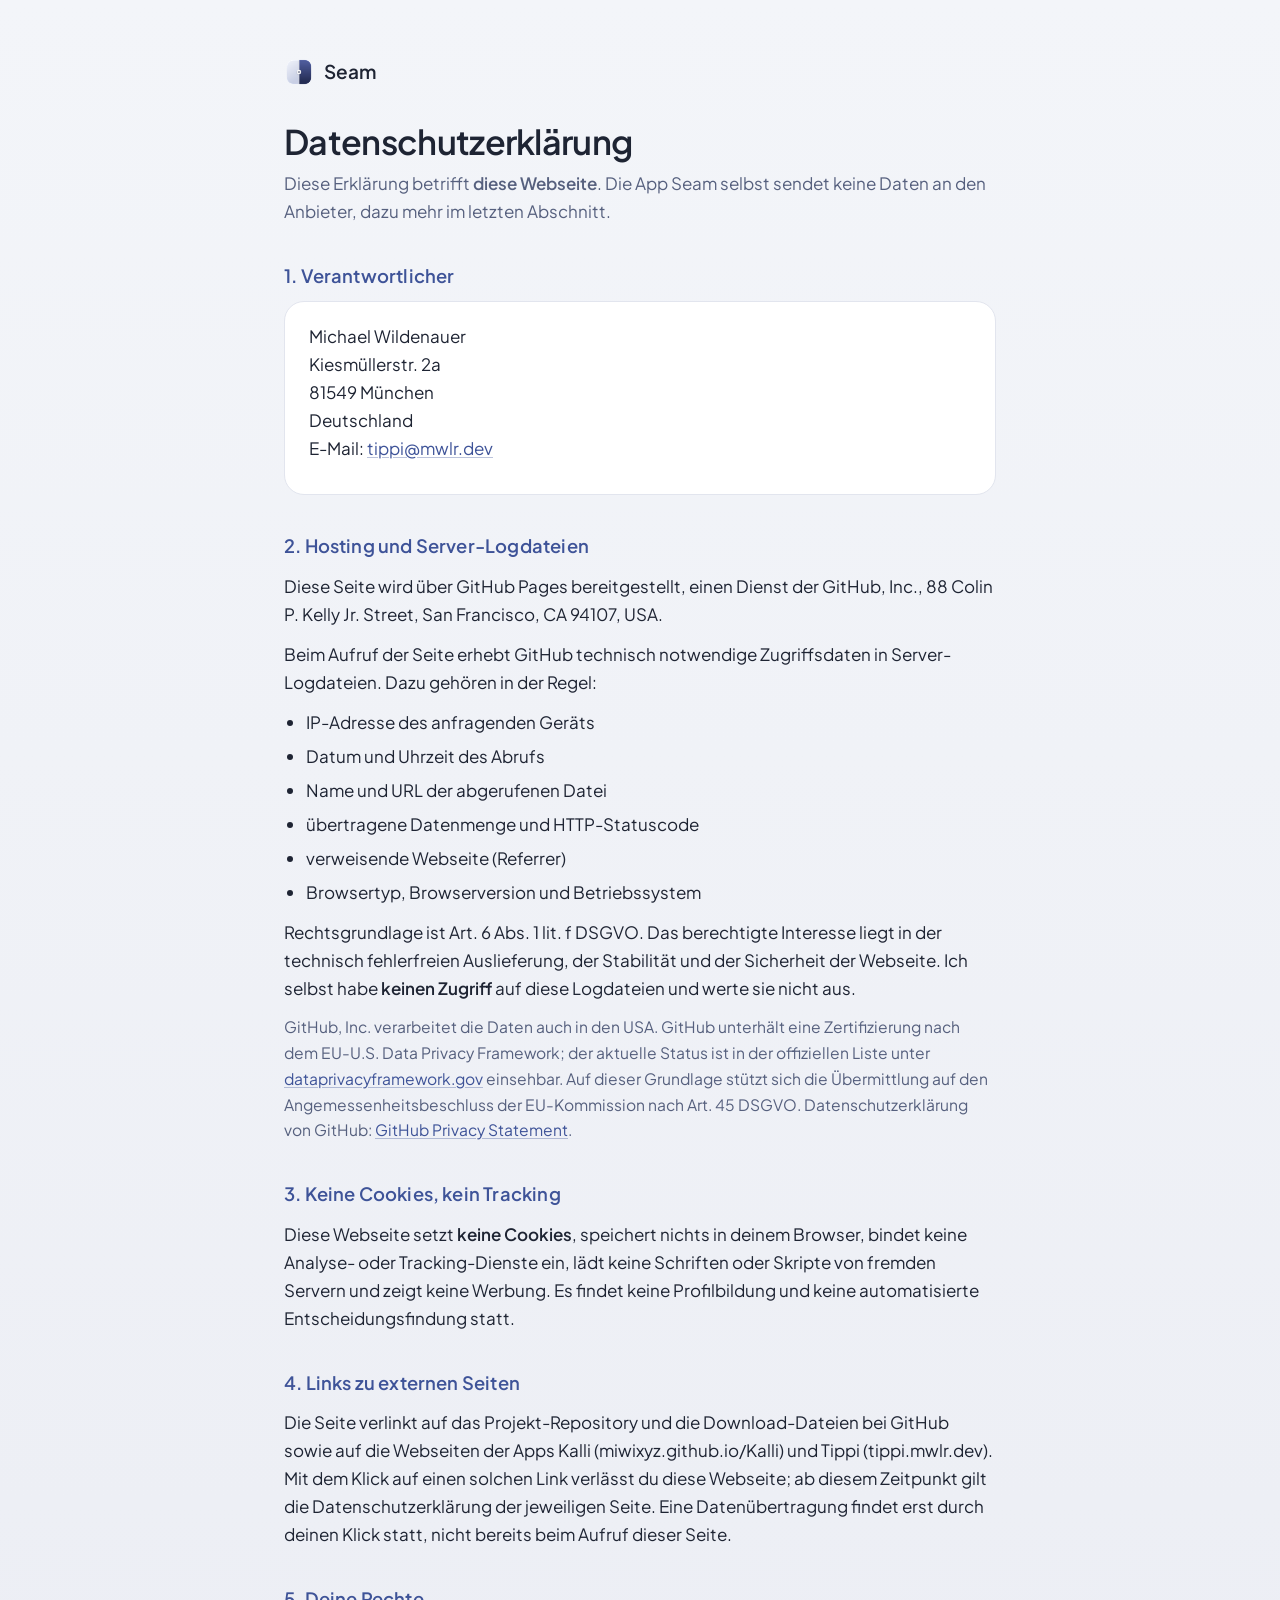
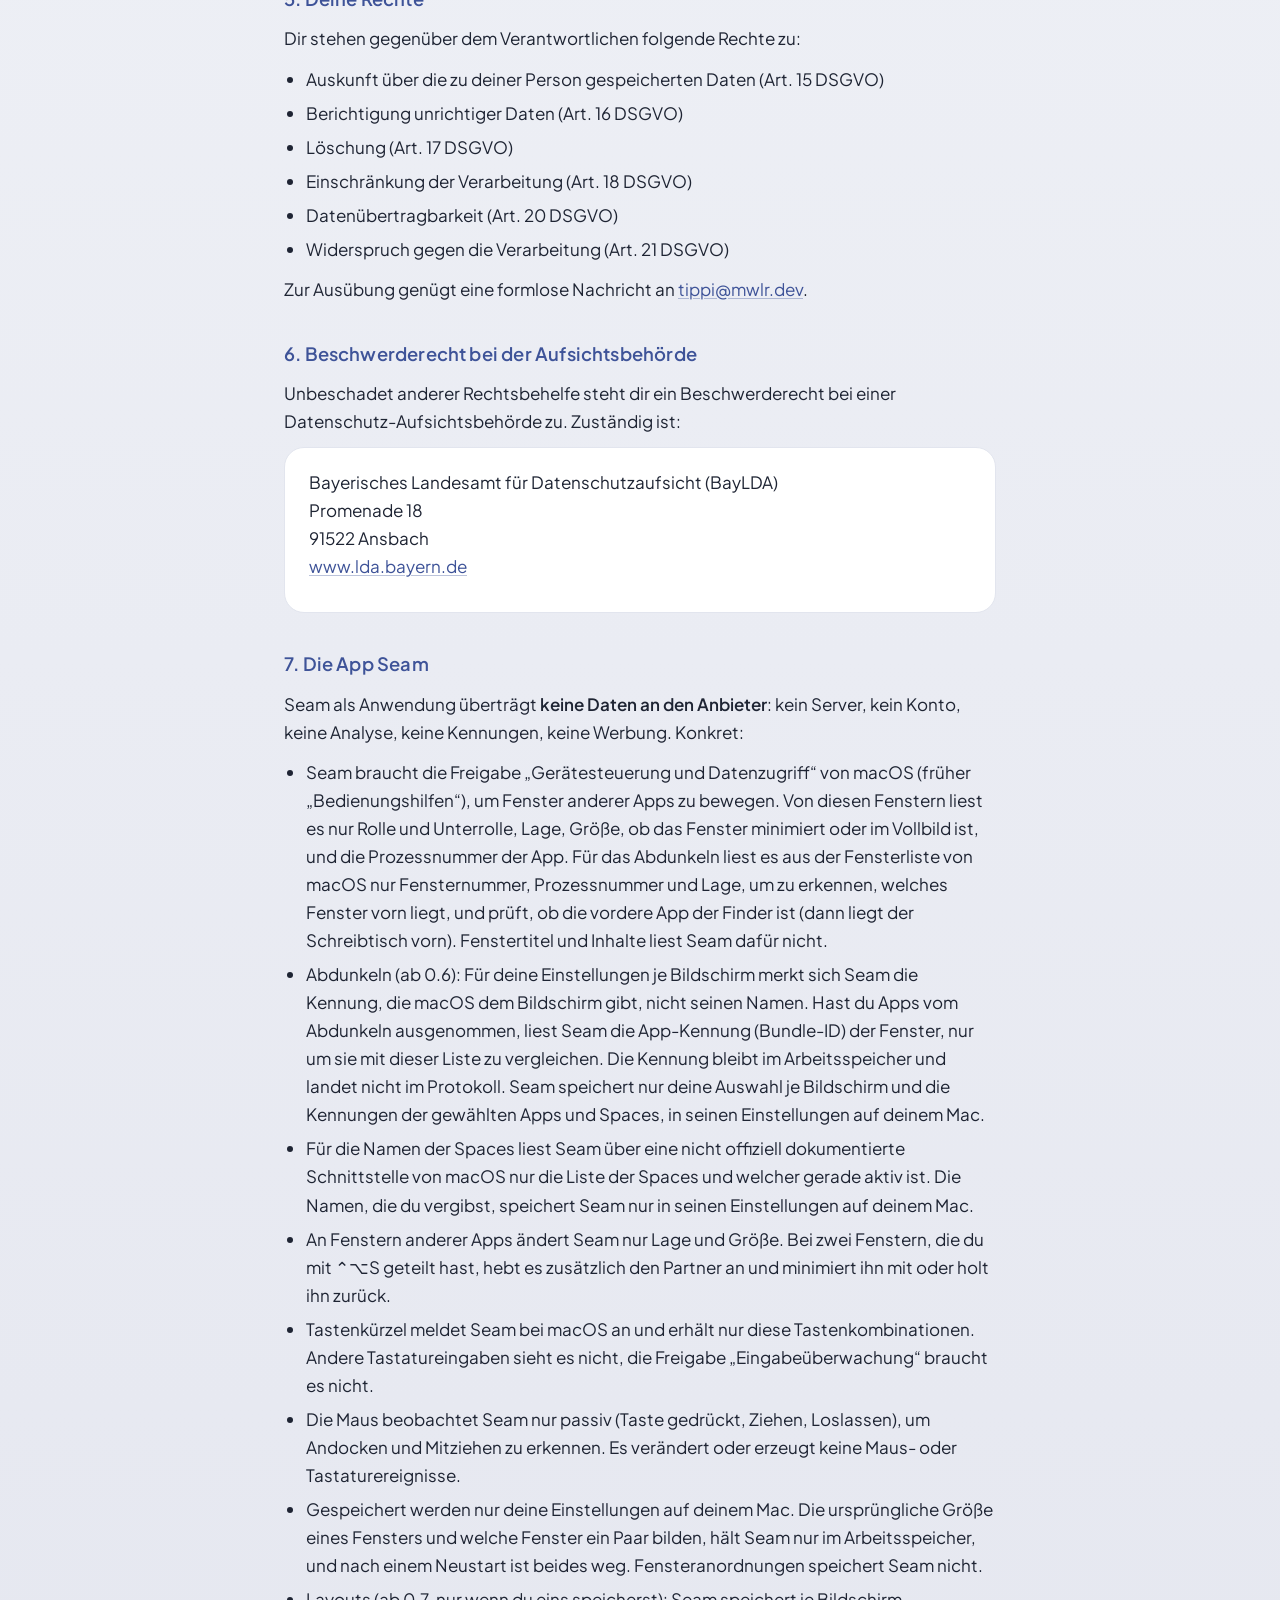
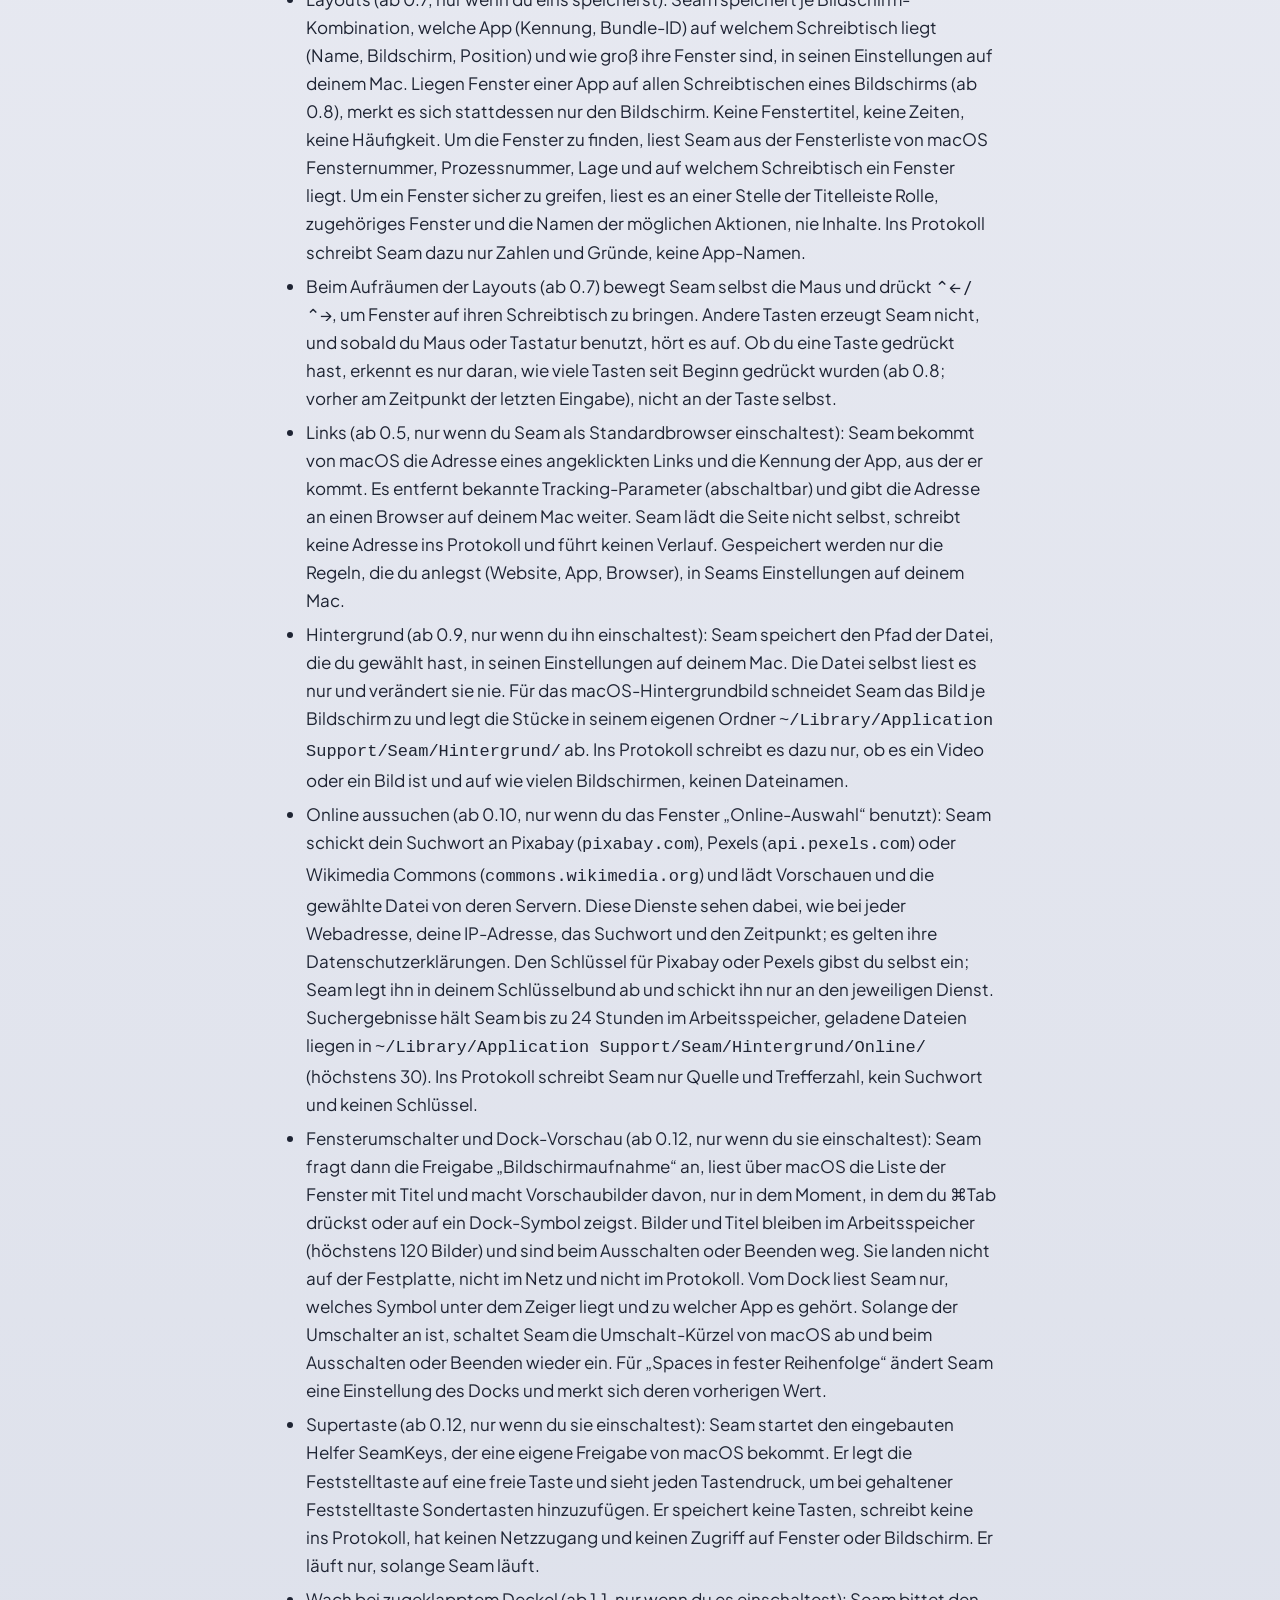
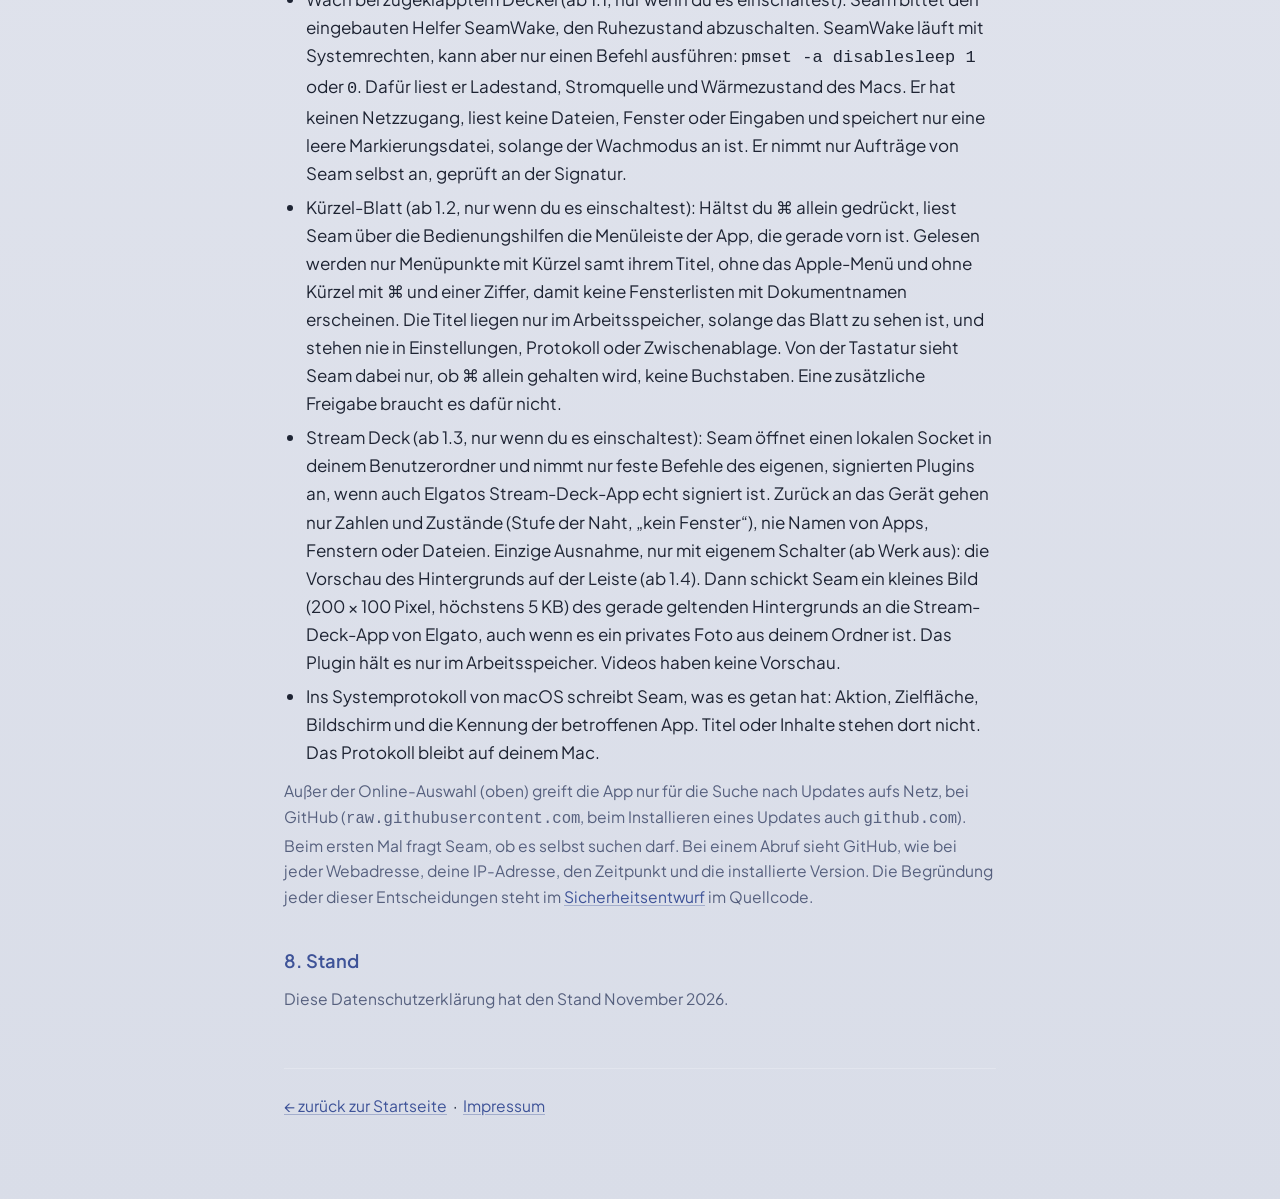
<file: docs/datenschutz.html>
<!DOCTYPE html>
<html lang="de">
<head>
<meta charset="utf-8">
<meta name="viewport" content="width=device-width, initial-scale=1">
<meta name="robots" content="noindex">
<title>Datenschutz · Seam</title>
<link rel="icon" href="favicon.png" type="image/png">
<link rel="apple-touch-icon" href="apple-touch-icon.png">
<link rel="stylesheet" href="style.css">
</head>
<body class="legal">
<main class="wrap">

  <a class="brand home" href="./"><img src="seam-icon-224.png" alt="" width="30" height="30"><span>Seam</span></a>

  <h1>Datenschutzerklärung</h1>
  <p class="lead">
    Diese Erklärung betrifft <strong>diese Webseite</strong>. Die App Seam selbst
    sendet keine Daten an den Anbieter, dazu mehr im letzten Abschnitt.
  </p>

  <h2>1. Verantwortlicher</h2>
  <div class="card">
    <p>
      Michael Wildenauer<br>
      Kiesmüllerstr. 2a<br>
      81549 München<br>
      Deutschland<br>
      E-Mail: <a href="mailto:tippi@mwlr.dev">tippi@mwlr.dev</a>
    </p>
  </div>

  <h2>2. Hosting und Server-Logdateien</h2>
  <p>
    Diese Seite wird über GitHub Pages bereitgestellt, einen Dienst der GitHub, Inc.,
    88 Colin P. Kelly Jr. Street, San Francisco, CA 94107, USA.
  </p>
  <p>
    Beim Aufruf der Seite erhebt GitHub technisch notwendige Zugriffsdaten in
    Server-Logdateien. Dazu gehören in der Regel:
  </p>
  <ul>
    <li>IP-Adresse des anfragenden Geräts</li>
    <li>Datum und Uhrzeit des Abrufs</li>
    <li>Name und URL der abgerufenen Datei</li>
    <li>übertragene Datenmenge und HTTP-Statuscode</li>
    <li>verweisende Webseite (Referrer)</li>
    <li>Browsertyp, Browserversion und Betriebssystem</li>
  </ul>
  <p>
    Rechtsgrundlage ist Art. 6 Abs. 1 lit. f DSGVO. Das berechtigte Interesse liegt in der
    technisch fehlerfreien Auslieferung, der Stabilität und der Sicherheit der Webseite.
    Ich selbst habe <strong>keinen Zugriff</strong> auf diese Logdateien und werte sie nicht aus.
  </p>
  <p class="small">
    GitHub, Inc. verarbeitet die Daten auch in den USA. GitHub unterhält eine
    Zertifizierung nach dem EU-U.S. Data Privacy Framework; der aktuelle Status ist
    in der offiziellen Liste unter
    <a href="https://www.dataprivacyframework.gov/list" target="_blank" rel="noopener">dataprivacyframework.gov</a>
    einsehbar. Auf dieser Grundlage stützt sich die Übermittlung auf den
    Angemessenheitsbeschluss der EU-Kommission nach Art. 45 DSGVO.
    Datenschutzerklärung von GitHub:
    <a href="https://docs.github.com/en/site-policy/privacy-policies/github-general-privacy-statement" target="_blank" rel="noopener">GitHub Privacy Statement</a>.
  </p>

  <h2>3. Keine Cookies, kein Tracking</h2>
  <p>
    Diese Webseite setzt <strong>keine Cookies</strong>, speichert nichts in deinem Browser,
    bindet keine Analyse- oder Tracking-Dienste ein, lädt keine Schriften oder Skripte
    von fremden Servern und zeigt keine Werbung. Es findet keine Profilbildung und keine
    automatisierte Entscheidungsfindung statt.
  </p>

  <h2>4. Links zu externen Seiten</h2>
  <p>
    Die Seite verlinkt auf das Projekt-Repository und die Download-Dateien bei GitHub
    sowie auf die Webseiten der Apps Kalli (miwixyz.github.io/Kalli) und Tippi
    (tippi.mwlr.dev). Mit dem Klick auf einen solchen Link verlässt du diese Webseite;
    ab diesem Zeitpunkt gilt die Datenschutzerklärung der jeweiligen Seite. Eine
    Datenübertragung findet erst durch deinen Klick statt, nicht bereits beim Aufruf
    dieser Seite.
  </p>

  <h2>5. Deine Rechte</h2>
  <p>Dir stehen gegenüber dem Verantwortlichen folgende Rechte zu:</p>
  <ul>
    <li>Auskunft über die zu deiner Person gespeicherten Daten (Art. 15 DSGVO)</li>
    <li>Berichtigung unrichtiger Daten (Art. 16 DSGVO)</li>
    <li>Löschung (Art. 17 DSGVO)</li>
    <li>Einschränkung der Verarbeitung (Art. 18 DSGVO)</li>
    <li>Datenübertragbarkeit (Art. 20 DSGVO)</li>
    <li>Widerspruch gegen die Verarbeitung (Art. 21 DSGVO)</li>
  </ul>
  <p>
    Zur Ausübung genügt eine formlose Nachricht an
    <a href="mailto:tippi@mwlr.dev">tippi@mwlr.dev</a>.
  </p>

  <h2>6. Beschwerderecht bei der Aufsichtsbehörde</h2>
  <p>
    Unbeschadet anderer Rechtsbehelfe steht dir ein Beschwerderecht bei einer
    Datenschutz-Aufsichtsbehörde zu. Zuständig ist:
  </p>
  <div class="card">
    <p>
      Bayerisches Landesamt für Datenschutzaufsicht (BayLDA)<br>
      Promenade 18<br>
      91522 Ansbach<br>
      <a href="https://www.lda.bayern.de" target="_blank" rel="noopener">www.lda.bayern.de</a>
    </p>
  </div>

  <h2>7. Die App Seam</h2>
  <p>
    Seam als Anwendung überträgt <strong>keine Daten an den Anbieter</strong>: kein Server,
    kein Konto, keine Analyse, keine Kennungen, keine Werbung. Konkret:
  </p>
  <ul>
    <li>Seam braucht die Freigabe „Gerätesteuerung und Datenzugriff“ von macOS (früher „Bedienungshilfen“), um Fenster anderer Apps zu bewegen. Von diesen Fenstern liest es nur Rolle und Unterrolle, Lage, Größe, ob das Fenster minimiert oder im Vollbild ist, und die Prozessnummer der App. Für das Abdunkeln liest es aus der Fensterliste von macOS nur Fensternummer, Prozessnummer und Lage, um zu erkennen, welches Fenster vorn liegt, und prüft, ob die vordere App der Finder ist (dann liegt der Schreibtisch vorn). Fenstertitel und Inhalte liest Seam dafür nicht.</li>
    <li>Abdunkeln (ab 0.6): Für deine Einstellungen je Bildschirm merkt sich Seam die Kennung, die macOS dem Bildschirm gibt, nicht seinen Namen. Hast du Apps vom Abdunkeln ausgenommen, liest Seam die App-Kennung (Bundle-ID) der Fenster, nur um sie mit dieser Liste zu vergleichen. Die Kennung bleibt im Arbeitsspeicher und landet nicht im Protokoll. Seam speichert nur deine Auswahl je Bildschirm und die Kennungen der gewählten Apps und Spaces, in seinen Einstellungen auf deinem Mac.</li>
    <li>Für die Namen der Spaces liest Seam über eine nicht offiziell dokumentierte Schnittstelle von macOS nur die Liste der Spaces und welcher gerade aktiv ist. Die Namen, die du vergibst, speichert Seam nur in seinen Einstellungen auf deinem Mac.</li>
    <li>An Fenstern anderer Apps ändert Seam nur Lage und Größe. Bei zwei Fenstern, die du mit ⌃⌥S geteilt hast, hebt es zusätzlich den Partner an und minimiert ihn mit oder holt ihn zurück.</li>
    <li>Tastenkürzel meldet Seam bei macOS an und erhält nur diese Tastenkombinationen. Andere Tastatureingaben sieht es nicht, die Freigabe „Eingabeüberwachung“ braucht es nicht.</li>
    <li>Die Maus beobachtet Seam nur passiv (Taste gedrückt, Ziehen, Loslassen), um Andocken und Mitziehen zu erkennen. Es verändert oder erzeugt keine Maus- oder Tastaturereignisse.</li>
    <li>Gespeichert werden nur deine Einstellungen auf deinem Mac. Die ursprüngliche Größe eines Fensters und welche Fenster ein Paar bilden, hält Seam nur im Arbeitsspeicher, und nach einem Neustart ist beides weg. Fensteranordnungen speichert Seam nicht.</li>
    <li>Layouts (ab 0.7, nur wenn du eins speicherst): Seam speichert je Bildschirm-Kombination, welche App (Kennung, Bundle-ID) auf welchem Schreibtisch liegt (Name, Bildschirm, Position) und wie groß ihre Fenster sind, in seinen Einstellungen auf deinem Mac. Liegen Fenster einer App auf allen Schreibtischen eines Bildschirms (ab 0.8), merkt es sich stattdessen nur den Bildschirm. Keine Fenstertitel, keine Zeiten, keine Häufigkeit. Um die Fenster zu finden, liest Seam aus der Fensterliste von macOS Fensternummer, Prozessnummer, Lage und auf welchem Schreibtisch ein Fenster liegt. Um ein Fenster sicher zu greifen, liest es an einer Stelle der Titelleiste Rolle, zugehöriges Fenster und die Namen der möglichen Aktionen, nie Inhalte. Ins Protokoll schreibt Seam dazu nur Zahlen und Gründe, keine App-Namen.</li>
    <li>Beim Aufräumen der Layouts (ab 0.7) bewegt Seam selbst die Maus und drückt ⌃← / ⌃→, um Fenster auf ihren Schreibtisch zu bringen. Andere Tasten erzeugt Seam nicht, und sobald du Maus oder Tastatur benutzt, hört es auf. Ob du eine Taste gedrückt hast, erkennt es nur daran, wie viele Tasten seit Beginn gedrückt wurden (ab 0.8; vorher am Zeitpunkt der letzten Eingabe), nicht an der Taste selbst.</li>
    <li>Links (ab 0.5, nur wenn du Seam als Standardbrowser einschaltest): Seam bekommt von macOS die Adresse eines angeklickten Links und die Kennung der App, aus der er kommt. Es entfernt bekannte Tracking-Parameter (abschaltbar) und gibt die Adresse an einen Browser auf deinem Mac weiter. Seam lädt die Seite nicht selbst, schreibt keine Adresse ins Protokoll und führt keinen Verlauf. Gespeichert werden nur die Regeln, die du anlegst (Website, App, Browser), in Seams Einstellungen auf deinem Mac.</li>
    <li>Hintergrund (ab 0.9, nur wenn du ihn einschaltest): Seam speichert den Pfad der Datei, die du gewählt hast, in seinen Einstellungen auf deinem Mac. Die Datei selbst liest es nur und verändert sie nie. Für das macOS-Hintergrundbild schneidet Seam das Bild je Bildschirm zu und legt die Stücke in seinem eigenen Ordner <code>~/Library/Application Support/Seam/Hintergrund/</code> ab. Ins Protokoll schreibt es dazu nur, ob es ein Video oder ein Bild ist und auf wie vielen Bildschirmen, keinen Dateinamen.</li>
    <li>Online aussuchen (ab 0.10, nur wenn du das Fenster „Online-Auswahl“ benutzt): Seam schickt dein Suchwort an Pixabay (<code>pixabay.com</code>), Pexels (<code>api.pexels.com</code>) oder Wikimedia Commons (<code>commons.wikimedia.org</code>) und lädt Vorschauen und die gewählte Datei von deren Servern. Diese Dienste sehen dabei, wie bei jeder Webadresse, deine IP-Adresse, das Suchwort und den Zeitpunkt; es gelten ihre Datenschutzerklärungen. Den Schlüssel für Pixabay oder Pexels gibst du selbst ein; Seam legt ihn in deinem Schlüsselbund ab und schickt ihn nur an den jeweiligen Dienst. Suchergebnisse hält Seam bis zu 24 Stunden im Arbeitsspeicher, geladene Dateien liegen in <code>~/Library/Application Support/Seam/Hintergrund/Online/</code> (höchstens 30). Ins Protokoll schreibt Seam nur Quelle und Trefferzahl, kein Suchwort und keinen Schlüssel.</li>
    <li>Fensterumschalter und Dock-Vorschau (ab 0.12, nur wenn du sie einschaltest): Seam fragt dann die Freigabe „Bildschirmaufnahme“ an, liest über macOS die Liste der Fenster mit Titel und macht Vorschaubilder davon, nur in dem Moment, in dem du ⌘Tab drückst oder auf ein Dock-Symbol zeigst. Bilder und Titel bleiben im Arbeitsspeicher (höchstens 120 Bilder) und sind beim Ausschalten oder Beenden weg. Sie landen nicht auf der Festplatte, nicht im Netz und nicht im Protokoll. Vom Dock liest Seam nur, welches Symbol unter dem Zeiger liegt und zu welcher App es gehört. Solange der Umschalter an ist, schaltet Seam die Umschalt-Kürzel von macOS ab und beim Ausschalten oder Beenden wieder ein. Für „Spaces in fester Reihenfolge“ ändert Seam eine Einstellung des Docks und merkt sich deren vorherigen Wert.</li>
    <li>Supertaste (ab 0.12, nur wenn du sie einschaltest): Seam startet den eingebauten Helfer SeamKeys, der eine eigene Freigabe von macOS bekommt. Er legt die Feststelltaste auf eine freie Taste und sieht jeden Tastendruck, um bei gehaltener Feststelltaste Sondertasten hinzuzufügen. Er speichert keine Tasten, schreibt keine ins Protokoll, hat keinen Netzzugang und keinen Zugriff auf Fenster oder Bildschirm. Er läuft nur, solange Seam läuft.</li>
    <li>Wach bei zugeklapptem Deckel (ab 1.1, nur wenn du es einschaltest): Seam bittet den eingebauten Helfer SeamWake, den Ruhezustand abzuschalten. SeamWake läuft mit Systemrechten, kann aber nur einen Befehl ausführen: <code>pmset -a disablesleep 1</code> oder <code>0</code>. Dafür liest er Ladestand, Stromquelle und Wärmezustand des Macs. Er hat keinen Netzzugang, liest keine Dateien, Fenster oder Eingaben und speichert nur eine leere Markierungsdatei, solange der Wachmodus an ist. Er nimmt nur Aufträge von Seam selbst an, geprüft an der Signatur.</li>
    <li>Kürzel-Blatt (ab 1.2, nur wenn du es einschaltest): Hältst du ⌘ allein gedrückt, liest Seam über die Bedienungshilfen die Menüleiste der App, die gerade vorn ist. Gelesen werden nur Menüpunkte mit Kürzel samt ihrem Titel, ohne das Apple-Menü und ohne Kürzel mit ⌘ und einer Ziffer, damit keine Fensterlisten mit Dokumentnamen erscheinen. Die Titel liegen nur im Arbeitsspeicher, solange das Blatt zu sehen ist, und stehen nie in Einstellungen, Protokoll oder Zwischenablage. Von der Tastatur sieht Seam dabei nur, ob ⌘ allein gehalten wird, keine Buchstaben. Eine zusätzliche Freigabe braucht es dafür nicht.</li>
    <li>Stream Deck (ab 1.3, nur wenn du es einschaltest): Seam öffnet einen lokalen Socket in deinem Benutzerordner und nimmt nur feste Befehle des eigenen, signierten Plugins an, wenn auch Elgatos Stream-Deck-App echt signiert ist. Zurück an das Gerät gehen nur Zahlen und Zustände (Stufe der Naht, „kein Fenster“), nie Namen von Apps, Fenstern oder Dateien. Einzige Ausnahme, nur mit eigenem Schalter (ab Werk aus): die Vorschau des Hintergrunds auf der Leiste (ab 1.4). Dann schickt Seam ein kleines Bild (200 × 100 Pixel, höchstens 5 KB) des gerade geltenden Hintergrunds an die Stream-Deck-App von Elgato, auch wenn es ein privates Foto aus deinem Ordner ist. Das Plugin hält es nur im Arbeitsspeicher. Videos haben keine Vorschau.</li>
    <li>Ins Systemprotokoll von macOS schreibt Seam, was es getan hat: Aktion, Zielfläche, Bildschirm und die Kennung der betroffenen App. Titel oder Inhalte stehen dort nicht. Das Protokoll bleibt auf deinem Mac.</li>
  </ul>
  <p class="small">
    Außer der Online-Auswahl (oben) greift die App nur für die Suche nach Updates aufs Netz, bei GitHub
    (<code>raw.githubusercontent.com</code>, beim Installieren eines Updates auch
    <code>github.com</code>). Beim ersten Mal fragt Seam, ob es selbst suchen darf.
    Bei einem Abruf sieht GitHub, wie bei jeder Webadresse, deine IP-Adresse, den
    Zeitpunkt und die installierte Version. Die Begründung jeder dieser Entscheidungen
    steht im
    <a href="https://github.com/miwixyz/Seam/blob/main/docs/SECURE-DESIGN.md" target="_blank" rel="noopener">Sicherheitsentwurf</a>
    im Quellcode.
  </p>

  <h2>8. Stand</h2>
  <p class="small">Diese Datenschutzerklärung hat den Stand November 2026.</p>

  <div class="back">
    <a href="./">← zurück zur Startseite</a> &nbsp;·&nbsp;
    <a href="impressum.html">Impressum</a>
  </div>

</main>
</body>
</html>
</file>
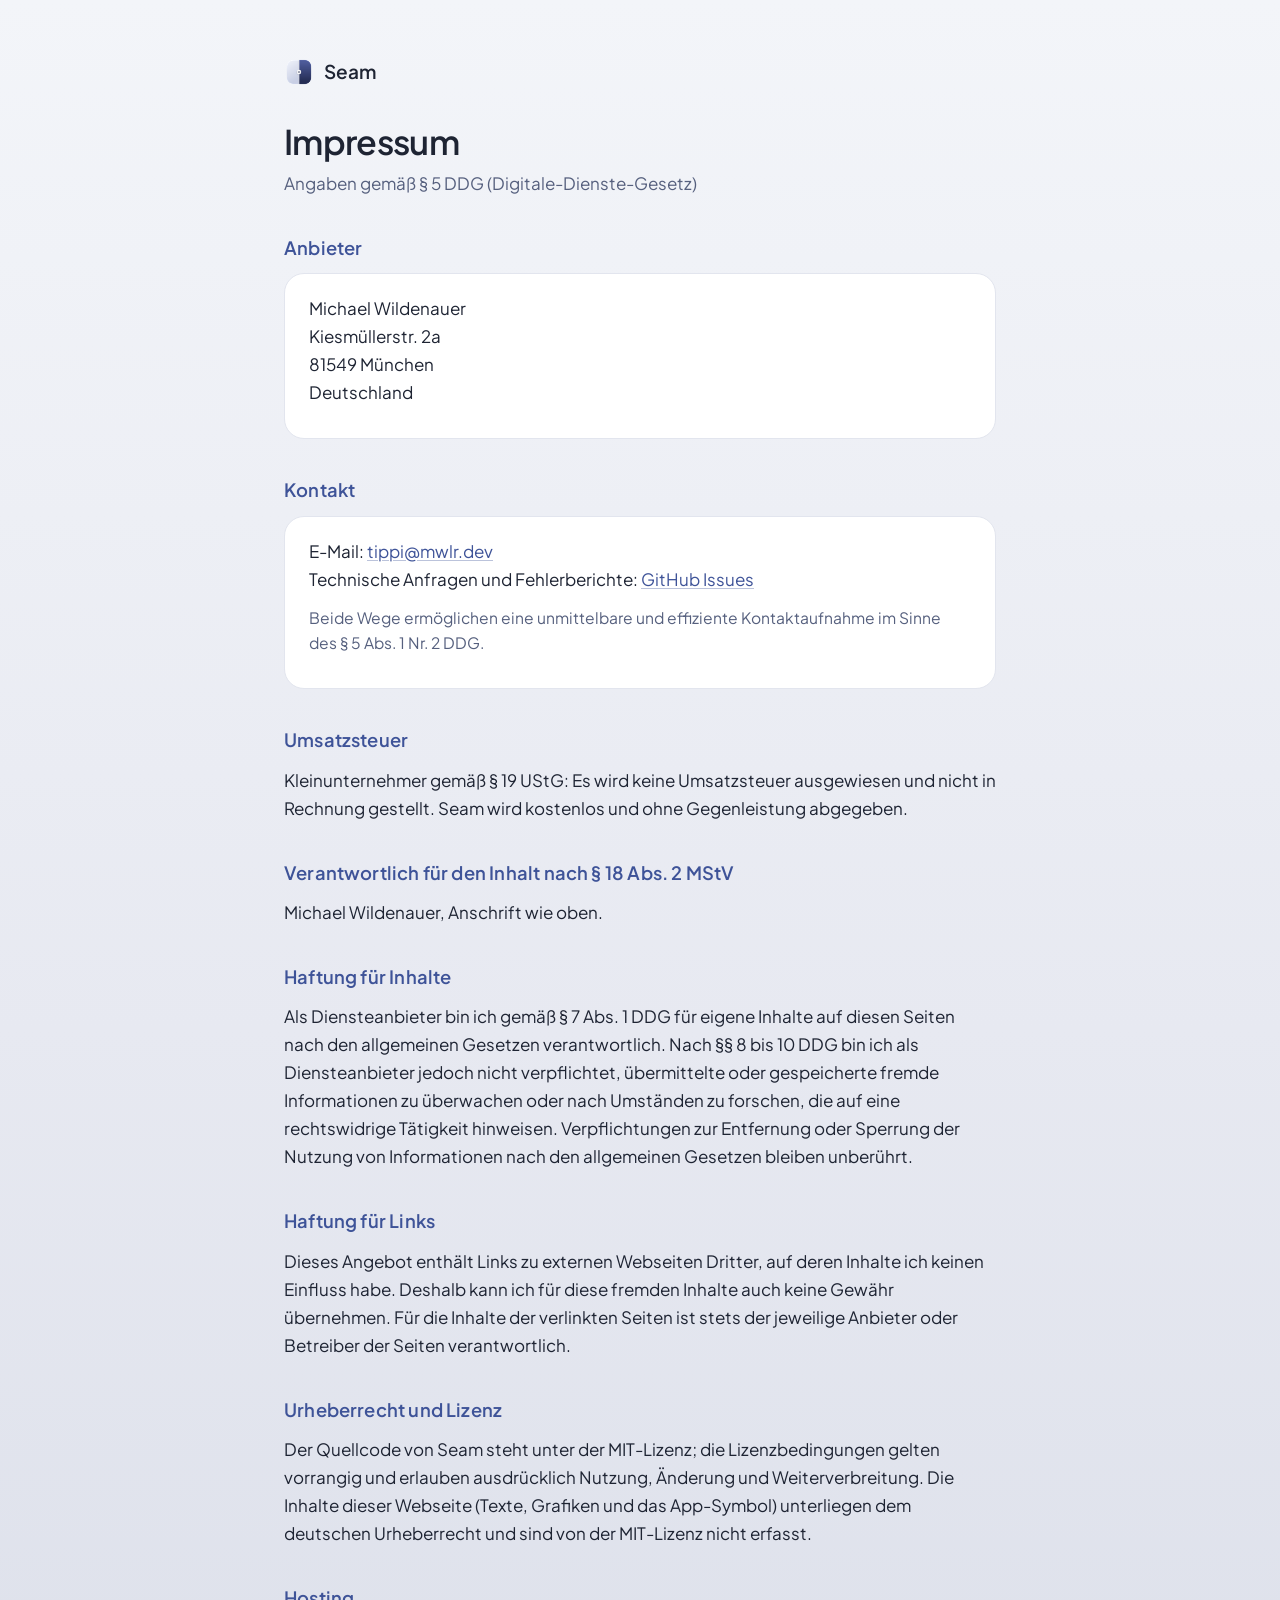
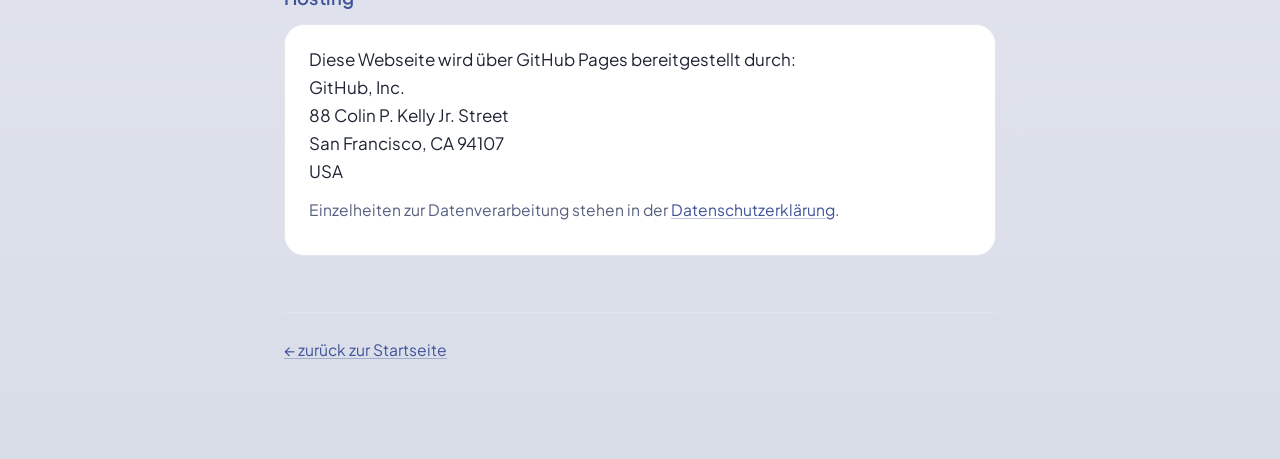
<file: docs/impressum.html>
<!DOCTYPE html>
<html lang="de">
<head>
<meta charset="utf-8">
<meta name="viewport" content="width=device-width, initial-scale=1">
<meta name="robots" content="noindex">
<title>Impressum · Seam</title>
<link rel="icon" href="favicon.png" type="image/png">
<link rel="apple-touch-icon" href="apple-touch-icon.png">
<link rel="stylesheet" href="style.css">
</head>
<body class="legal">
<main class="wrap">

  <a class="brand home" href="./"><img src="seam-icon-224.png" alt="" width="30" height="30"><span>Seam</span></a>

  <h1>Impressum</h1>
  <p class="lead">Angaben gemäß § 5 DDG (Digitale-Dienste-Gesetz)</p>

  <h2>Anbieter</h2>
  <div class="card">
    <p>
      Michael Wildenauer<br>
      Kiesmüllerstr. 2a<br>
      81549 München<br>
      Deutschland
    </p>
  </div>

  <h2>Kontakt</h2>
  <div class="card">
    <p>
      E-Mail: <a href="mailto:tippi@mwlr.dev">tippi@mwlr.dev</a><br>
      Technische Anfragen und Fehlerberichte:
      <a href="https://github.com/miwixyz/Seam/issues" target="_blank" rel="noopener">GitHub Issues</a>
    </p>
    <p class="small">
      Beide Wege ermöglichen eine unmittelbare und effiziente Kontaktaufnahme
      im Sinne des § 5 Abs. 1 Nr. 2 DDG.
    </p>
  </div>

  <h2>Umsatzsteuer</h2>
  <p>
    Kleinunternehmer gemäß § 19 UStG: Es wird keine Umsatzsteuer ausgewiesen
    und nicht in Rechnung gestellt. Seam wird kostenlos und ohne Gegenleistung
    abgegeben.
  </p>

  <h2>Verantwortlich für den Inhalt nach § 18 Abs. 2 MStV</h2>
  <p>Michael Wildenauer, Anschrift wie oben.</p>

  <h2>Haftung für Inhalte</h2>
  <p>
    Als Diensteanbieter bin ich gemäß § 7 Abs. 1 DDG für eigene Inhalte auf diesen Seiten
    nach den allgemeinen Gesetzen verantwortlich. Nach §§ 8 bis 10 DDG bin ich als
    Diensteanbieter jedoch nicht verpflichtet, übermittelte oder gespeicherte fremde
    Informationen zu überwachen oder nach Umständen zu forschen, die auf eine rechtswidrige
    Tätigkeit hinweisen. Verpflichtungen zur Entfernung oder Sperrung der Nutzung von
    Informationen nach den allgemeinen Gesetzen bleiben unberührt.
  </p>

  <h2>Haftung für Links</h2>
  <p>
    Dieses Angebot enthält Links zu externen Webseiten Dritter, auf deren Inhalte ich keinen
    Einfluss habe. Deshalb kann ich für diese fremden Inhalte auch keine Gewähr übernehmen.
    Für die Inhalte der verlinkten Seiten ist stets der jeweilige Anbieter oder Betreiber
    der Seiten verantwortlich.
  </p>

  <h2>Urheberrecht und Lizenz</h2>
  <p>
    Der Quellcode von Seam steht unter der MIT-Lizenz; die Lizenzbedingungen gelten
    vorrangig und erlauben ausdrücklich Nutzung, Änderung und Weiterverbreitung.
    Die Inhalte dieser Webseite (Texte, Grafiken und das App-Symbol) unterliegen dem
    deutschen Urheberrecht und sind von der MIT-Lizenz nicht erfasst.
  </p>

  <h2>Hosting</h2>
  <div class="card">
    <p>
      Diese Webseite wird über GitHub Pages bereitgestellt durch:<br>
      GitHub, Inc.<br>
      88 Colin P. Kelly Jr. Street<br>
      San Francisco, CA 94107<br>
      USA
    </p>
    <p class="small">
      Einzelheiten zur Datenverarbeitung stehen in der
      <a href="datenschutz.html">Datenschutzerklärung</a>.
    </p>
  </div>

  <div class="back">
    <a href="./">← zurück zur Startseite</a>
  </div>

</main>
</body>
</html>
</file>
<file: docs/style.css>
/* Seam website: shared styles for index, impressum and datenschutz.
   Design tokens of the app family "Schiefer" with Seam's accent Iris
   (#3E5398 / #98A9E1, see design/AppIcon-glas-alt.icon and the vault template
   "App-Familie Design-System"). Base layout mirrors the Kalli website so the
   pages read as siblings. Follows the system appearance (light/dark). */

/* ── Font: Plus Jakarta Sans, self-hosted (SIL OFL 1.1, see fonts/OFL.txt) ── */
@font-face {
  font-family: "Plus Jakarta Sans";
  src: url("fonts/PlusJakartaSans-Variable.woff2") format("woff2");
  font-weight: 200 800;
  font-style: normal;
  font-display: swap;
}

/* ── Tokens (Schiefer, Akzent Iris) ───────────────────────────────────────── */
:root {
  color-scheme: light dark;

  --accent: #3E5398;          /* Iris: links, icons, active state, 7.3:1 on white */
  --accent-rgb: 62, 83, 152;
  --accent-fill: #3E5398;     /* surfaces carrying white text */
  --accent-fill-hover: #34478A;
  --on-accent-fill: #FFFFFF;
  --seam: #6F84CF;            /* the glowing seam from the app icon, darker on light ground */
  --seam-core: #98A9E1;
  --seam-glow: rgba(62, 83, 152, .30);

  --bg-top: #F3F5F9;
  --bg-middle: #E7E9F1;
  --bg-bottom: #D9DDE8;
  --card: #FFFFFF;
  --card-stroke: #E2E5EE;
  --glass-tint: rgba(231, 233, 241, .78);
  --text: #1E2433;
  --text-2: #56607E;
  --shadow: 0 8px 18px rgba(30, 40, 70, .10);

  --pane-a: #ECEFF6;          /* window panes in the mock-ups (from the icon) */
  --pane-b: #C9D1E8;
  --pane-line: #C3C9DA;

  --radius-card: 28px;
  --radius-tile: 20px;
  --radius-field: 14px;

  --maxw: 1080px;
  --font: "Plus Jakarta Sans", -apple-system, BlinkMacSystemFont, system-ui, sans-serif;
}

@media (prefers-color-scheme: dark) {
  :root {
    --accent: #98A9E1;
    --accent-rgb: 152, 169, 225;
    --accent-fill: #5A6DC0;   /* white 4.8:1 */
    --accent-fill-hover: #5062B4;
    --on-accent-fill: #FFFFFF;

    --bg-top: #0D1019;
    --bg-middle: #161A25;
    --bg-bottom: #1F2433;
    --card: #1B2130;
    --card-stroke: #2A3142;
    --glass-tint: rgba(22, 26, 37, .78);
    --text: #ECEFF6;
    --text-2: #A3ACC8;
    --shadow: 0 8px 18px rgba(0, 0, 0, .35);

    --seam: #98A9E1;
    --seam-core: #C9D4FF;
    --seam-glow: rgba(152, 169, 225, .45);

    --pane-a: #2A3142;
    --pane-b: #232A3B;
    --pane-line: #3A4258;
  }
}

/* ── Base ─────────────────────────────────────────────────────────────────── */
* { box-sizing: border-box; margin: 0; padding: 0; }
html { scroll-padding-top: 76px; -webkit-text-size-adjust: 100%; }
@media (prefers-reduced-motion: no-preference) {
  html { scroll-behavior: smooth; }
}
body {
  font-family: var(--font);
  font-weight: 400;
  font-size: 17px;
  line-height: 1.6;
  color: var(--text);
  background: linear-gradient(180deg, var(--bg-top) 0%, var(--bg-middle) 50%, var(--bg-bottom) 100%);
  background-color: var(--bg-top);
  -webkit-font-smoothing: antialiased;
  overflow-wrap: break-word;
}
strong, b { font-weight: 600; }
img { max-width: 100%; }
a { color: var(--accent); text-decoration: underline; text-decoration-color: rgba(var(--accent-rgb), .35); text-underline-offset: 2px; }
a:hover { text-decoration-color: currentColor; }
h1, h2, h3 { text-wrap: balance; }
p { text-wrap: pretty; }
kbd { font-family: inherit; font-variant-numeric: tabular-nums; }

:focus-visible { outline: 2px solid var(--accent); outline-offset: 3px; border-radius: 6px; }

.skip-link {
  position: absolute; left: 16px; top: 12px; z-index: 100;
  transform: translateY(-200%);
  background: var(--card); color: var(--text);
  border: 1px solid var(--card-stroke); border-radius: var(--radius-field);
  padding: 10px 16px; font-weight: 500; text-decoration: none;
}
.skip-link:focus { transform: none; box-shadow: var(--shadow); }

.wrap { max-width: var(--maxw); margin: 0 auto; padding: 0 24px; }
.visually-hidden { position: absolute; width: 1px; height: 1px; overflow: hidden; clip: rect(0 0 0 0); white-space: nowrap; }

/* Line icons: inline SVG, stroke = currentColor, one stroke width */
.ico { width: 18px; height: 18px; flex-shrink: 0; fill: none; stroke: currentColor; stroke-width: 2; stroke-linecap: round; stroke-linejoin: round; }
/* Layout pictograms (screen with target area), same look as in Seam's menu */
.pic { width: 26px; height: 18px; flex-shrink: 0; fill: none; stroke: currentColor; stroke-width: 1.4; stroke-linejoin: round; }
.pic .f { fill: currentColor; fill-opacity: .38; stroke: none; }

/* ── Nav: floating, the only glass surface besides the menu mock (rule G1) ── */
nav.top {
  position: sticky; top: 0; z-index: 10;
  background: var(--glass-tint);
  backdrop-filter: blur(18px) saturate(1.4);
  -webkit-backdrop-filter: blur(18px) saturate(1.4);
  border-bottom: 1px solid var(--card-stroke);
}
.nav-inner { display: flex; align-items: center; justify-content: space-between; gap: 12px; min-height: 60px; }
.brand { display: flex; align-items: center; gap: 10px; font-weight: 600; font-size: 19px; color: var(--text); text-decoration: none; }
.brand img { width: 30px; height: 30px; }
.nav-links { display: flex; gap: 22px; align-items: center; font-size: 14px; font-weight: 500; }
.nav-links a { color: var(--text-2); text-decoration: none; display: inline-flex; align-items: center; gap: 6px; transition: color .15s ease; }
.nav-links a:hover { color: var(--text); }
.nav-links .ico { width: 16px; height: 16px; }
.nav-links a.nav-cta { color: var(--on-accent-fill); background: var(--accent-fill); padding: 7px 16px; border-radius: 999px; }
.nav-links a.nav-cta:hover { background: var(--accent-fill-hover); color: var(--on-accent-fill); }

/* ── Buttons (capsules) ───────────────────────────────────────────────────── */
.cta-group { display: flex; gap: 12px; justify-content: center; flex-wrap: wrap; }
.btn {
  display: inline-flex; align-items: center; justify-content: center; gap: 8px;
  min-height: 48px; padding: 12px 24px;
  background: var(--accent-fill); color: var(--on-accent-fill);
  border: 1px solid transparent; border-radius: 999px;
  font-family: inherit; font-weight: 500; font-size: 16px; line-height: 1.3;
  text-decoration: none; text-align: center; cursor: pointer;
  transition: background .15s ease, border-color .15s ease, transform .1s ease;
}
.btn:hover { background: var(--accent-fill-hover); }
.btn:active { transform: translateY(1px); }
.btn.ghost { background: var(--card); color: var(--text); border-color: var(--card-stroke); }
.btn.ghost:hover { border-color: var(--accent); }

/* ── Hero ─────────────────────────────────────────────────────────────────── */
.hero { padding: 64px 0 24px; text-align: center; }
.hero .app-icon { width: 112px; height: 112px; margin-bottom: 20px; filter: drop-shadow(0 8px 18px rgba(30, 40, 70, .18)); }
h1 {
  font-size: clamp(34px, 6vw, 56px);
  font-weight: 600; letter-spacing: -0.02em; line-height: 1.1;
  margin-bottom: 18px;
}
h1 .accent { color: var(--accent); }
.hero p.sub { font-size: clamp(18px, 2vw, 21px); color: var(--text-2); max-width: 58ch; margin: 0 auto 32px; }
.hero small { display: block; margin-top: 18px; color: var(--text-2); font-size: 14px; }

/* ── Sections ─────────────────────────────────────────────────────────────── */
section { padding: 72px 0; }
section h2 {
  font-size: clamp(26px, 4vw, 36px);
  font-weight: 600; letter-spacing: -0.01em; line-height: 1.2;
  margin-bottom: 12px; text-align: center;
}
section p.lead { font-size: 18px; color: var(--text-2); max-width: 60ch; margin: 0 auto 40px; text-align: center; }
.eyebrow { display: block; text-align: center; color: var(--accent); font-size: 13px; font-weight: 600; letter-spacing: .08em; text-transform: uppercase; margin-bottom: 10px; }

.card { background: var(--card); border: 1px solid var(--card-stroke); border-radius: var(--radius-card); box-shadow: var(--shadow); }
.mock-note { text-align: center; color: var(--text-2); font-size: 13px; margin-top: 14px; }

/* ── Mock-up: desktop with two windows, the seam and Seam's menu ───────────── */
.stage { position: relative; max-width: 820px; margin: 48px auto 0; }
.desk {
  position: relative;
  border-radius: var(--radius-tile); overflow: hidden; border: 1px solid var(--card-stroke);
  background:
    radial-gradient(120% 90% at 15% 10%, rgba(var(--accent-rgb), .28), transparent 60%),
    radial-gradient(90% 80% at 90% 90%, rgba(var(--accent-rgb), .16), transparent 60%),
    linear-gradient(160deg, var(--bg-middle), var(--bg-bottom));
  box-shadow: var(--shadow);
}
.menubar {
  display: flex; justify-content: flex-end; align-items: center; gap: 16px;
  height: 32px; padding: 4px 14px;
  background: var(--glass-tint);
  backdrop-filter: blur(14px); -webkit-backdrop-filter: blur(14px);
  font-size: 13px; font-weight: 500; color: var(--text);
}
.menubar .sys { color: var(--text-2); display: inline-flex; gap: 12px; }
.menubar .sys .ico { width: 14px; height: 14px; }
.mb-item { display: inline-flex; align-items: center; gap: 6px; padding: 2px 8px; border-radius: 6px; white-space: nowrap; }
.mb-item.open { background: rgba(var(--accent-rgb), .18); }
.mb-item .ico { width: 16px; height: 16px; }

.screen {
  display: grid; grid-template-columns: 3fr 5fr; gap: 12px;
  position: relative;
  height: clamp(220px, 44vw, 380px); padding: 12px;
}
.win {
  position: relative; display: flex; flex-direction: column; gap: 10px;
  border-radius: 12px; overflow: hidden; padding: 0 0 14px;
  background: var(--pane-a); border: 1px solid var(--card-stroke);
  box-shadow: 0 6px 16px rgba(20, 28, 50, .14);
}
.win.b { background: var(--pane-b); }
.win .bar { height: 26px; display: flex; align-items: center; gap: 6px; padding: 0 12px; background: var(--card); border-bottom: 1px solid var(--card-stroke); }
.win .bar i { width: 9px; height: 9px; border-radius: 50%; background: var(--pane-line); }
.win .bar i:first-child { background: var(--seam); }
.win .ln { display: block; height: 9px; border-radius: 6px; background: var(--pane-line); margin: 0 16px; }
.win .ln:nth-of-type(1) { width: 52%; } .win .ln:nth-of-type(2) { width: 70%; }
.win .ln:nth-of-type(3) { width: 44%; } .win .ln:nth-of-type(4) { width: 61%; }

/* The seam: glowing line with a grip, sits in the gap between the windows */
.seam-line {
  position: absolute; top: 12px; bottom: 12px; width: 12px; border-radius: 6px;
  left: calc(12px + (100% - 36px) * 3 / 8);
  background: linear-gradient(90deg, var(--seam-glow), var(--seam-core) 30%, var(--seam-core) 70%, var(--seam-glow));
}
.seam-line::after {
  content: ""; position: absolute; left: 50%; top: 50%; width: 30px; height: 30px; margin: -15px 0 0 -15px;
  border-radius: 50%; background: var(--seam);
  box-shadow: 0 2px 8px rgba(20, 28, 50, .25);
}

/* Seam-Fenster (Glas-Popover, 0.4): vereinfachter Nachbau mit Kacheln */
.pop {
  position: absolute; top: 36px; right: 12px; width: min(300px, 46%);
  padding: 10px; text-align: left;
  border-radius: 16px;
  background: var(--glass-tint);
  backdrop-filter: blur(22px) saturate(1.3); -webkit-backdrop-filter: blur(22px) saturate(1.3);
  border: 1px solid rgba(255, 255, 255, .45);
  box-shadow: 0 18px 40px rgba(20, 28, 50, .22);
  font-size: 12px;
}
@media (prefers-color-scheme: dark) { .pop { border-color: rgba(255, 255, 255, .08); } }
.pop .ico { width: 14px; height: 14px; }
.pop-head { display: flex; align-items: center; gap: 6px; margin-bottom: 8px; }
.pop-head > .ico { color: var(--accent); }
.pop-head .cap { margin-left: auto; display: inline-flex; align-items: center; gap: 5px; padding: 2px 9px;
  border-radius: 999px; background: rgba(255, 255, 255, .55); border: 1px solid var(--card-stroke); }
@media (prefers-color-scheme: dark) { .pop-head .cap { background: rgba(255, 255, 255, .06); } }
.pop-head .cap em { font-style: normal; color: var(--text-2); }
.pop-card { background: var(--card); border: 1px solid var(--card-stroke); border-radius: 14px; padding: 8px 10px; }
.pop-title { display: flex; align-items: center; justify-content: space-between; margin-bottom: 6px; }
.pop .seg { display: inline-flex; border-radius: 7px; background: var(--card-stroke); padding: 2px; font-size: 10px; }
.pop .seg i { font-style: normal; padding: 1px 7px; border-radius: 5px; color: var(--text-2); }
.pop .seg i.on { background: var(--card); color: var(--text); }
.pop .row { display: flex; align-items: center; gap: 5px; margin: 4px 0; }
.pop .row > span { width: 52px; color: var(--text-2); font-size: 11px; }
.pop .t { display: inline-grid; place-items: center; width: 34px; height: 25px; border-radius: 7px;
  background: rgba(var(--accent-rgb), .07); border: 1px solid transparent; }
.pop .t.hl { background: rgba(var(--accent-rgb), .16); border-color: rgba(var(--accent-rgb), .55); color: var(--accent); }
.pop .t .pic { width: 20px; height: 14px; }
.pop .info { display: flex; justify-content: space-between; border-top: 1px solid var(--card-stroke); margin-top: 6px; padding-top: 6px; }
.pop .key { color: var(--text-2); font-variant-numeric: tabular-nums; letter-spacing: .04em; }

/* ── Die Naht: step diagram ───────────────────────────────────────────────── */
.seam-diagram { max-width: 820px; margin: 0 auto; padding: 28px 28px 22px; }
.track { position: relative; height: 150px; }
.track .pane { position: absolute; top: 0; bottom: 0; border-radius: 12px; border: 1px solid var(--card-stroke); background: var(--pane-a); }
.track .pane.l { left: 0; right: calc(37.5% + 7px); }
.track .pane.r { right: 0; left: calc(62.5% + 7px); background: var(--pane-b); }
.track .pane span { position: absolute; left: 14px; bottom: 10px; font-size: 13px; font-weight: 500; color: var(--text-2); }
.track .pane.r span { left: auto; right: 14px; }
.track .stop { position: absolute; top: 8px; bottom: 8px; width: 0; border-left: 1.5px dashed rgba(var(--accent-rgb), .35); z-index: 1; }
.track .naht {
  position: absolute; top: -6px; bottom: -6px; left: calc(62.5% - 5px); width: 10px; border-radius: 5px;
  z-index: 2; background: linear-gradient(90deg, var(--seam-glow), var(--seam-core) 30%, var(--seam-core) 70%, var(--seam-glow));
}
.track .naht::after {
  content: ""; position: absolute; left: 50%; top: 50%; width: 26px; height: 26px; margin: -13px 0 0 -13px;
  border-radius: 50%; background: var(--seam); box-shadow: 0 2px 8px rgba(20, 28, 50, .25);
}
.ticks { position: relative; height: 54px; margin-top: 14px; }
.ticks span {
  position: absolute; top: 0; transform: translateX(-50%);
  display: flex; flex-direction: column; align-items: center; gap: 4px;
  font-size: 17px; font-weight: 600; color: var(--text-2); line-height: 1;
}
.ticks span::before { content: ""; width: 2px; height: 12px; border-radius: 2px; background: var(--card-stroke); }
.ticks span.on { color: var(--accent); }
.ticks span.on::before { background: var(--accent); }
.diagram-keys { display: flex; justify-content: center; align-items: center; gap: 10px; flex-wrap: wrap; color: var(--text-2); font-size: 14px; }
.keycap {
  display: inline-flex; align-items: center; justify-content: center; min-width: 30px; height: 30px; padding: 0 9px;
  border-radius: 8px; border: 1px solid var(--card-stroke); border-bottom-width: 2px;
  background: var(--card); color: var(--text); font-weight: 600; font-size: 14px; letter-spacing: .04em;
}

.new-points { display: grid; grid-template-columns: repeat(2, 1fr); gap: 12px; max-width: 900px; margin: 28px auto 0; }
.point { padding: 22px; border-radius: var(--radius-tile); background: var(--card); border: 1px solid var(--card-stroke); }
.point h3 { font-size: 16.5px; font-weight: 600; margin-bottom: 6px; display: flex; gap: 10px; align-items: center; }
.point h3 .ico { color: var(--accent); }
.point p { color: var(--text-2); font-size: 14.5px; line-height: 1.55; }

/* ── Features ─────────────────────────────────────────────────────────────── */
/* 8 cards: 4 + 4 on wide screens, 2 per row in between, never a lonely last row */
.features { display: grid; grid-template-columns: repeat(4, 1fr); gap: 16px; align-items: stretch; }
@media (max-width: 1040px) { .features { grid-template-columns: repeat(2, 1fr); } }
.feature { padding: 26px; display: flex; flex-direction: column; }
.feature .icon { width: 44px; height: 44px; border-radius: 12px; margin-bottom: 14px; display: grid; place-items: center; background: rgba(var(--accent-rgb), .14); color: var(--accent); }
.feature .icon .ico { width: 23px; height: 23px; }
.feature .icon .pic { width: 28px; height: 20px; }
.feature h3 { font-size: 17px; font-weight: 600; margin-bottom: 8px; line-height: 1.35; }
.feature p { color: var(--text-2); font-size: 14.5px; line-height: 1.55; }

/* ── Shortcut tables ──────────────────────────────────────────────────────── */
.keygroups { display: grid; grid-template-columns: repeat(3, 1fr); gap: 16px; align-items: stretch; }
.keygroup { padding: 18px 20px 12px; border-radius: var(--radius-tile); box-shadow: none; }
.keygroup table { width: 100%; border-collapse: collapse; font-size: 14.5px; }
.keygroup caption { text-align: left; font-size: 12px; font-weight: 600; letter-spacing: .06em; text-transform: uppercase; color: var(--accent); padding-bottom: 8px; }
.keygroup td { padding: 7px 0; border-top: 1px solid var(--card-stroke); vertical-align: middle; }
.keygroup tr:first-child td { border-top: 0; }
.keygroup td.p { width: 36px; color: var(--text-2); }
.keygroup td.p .pic { display: block; }
.keygroup td.k { text-align: right; white-space: nowrap; }
.keygroup kbd { display: inline-block; padding: 2px 8px; border-radius: 7px; background: rgba(var(--accent-rgb), .10); border: 1px solid rgba(var(--accent-rgb), .22); font-size: 13.5px; font-weight: 600; letter-spacing: .05em; color: var(--text); }
.keys-note { max-width: 780px; margin: 22px auto 0; text-align: center; color: var(--text-2); font-size: 14px; }

/* Deliberately missing */
.without { max-width: 780px; margin: 0 auto; padding: 30px 32px; display: grid; grid-template-columns: auto 1fr; gap: 6px 20px; align-items: start; }
.without .tile-icon { grid-row: span 2; width: 44px; height: 44px; border-radius: 12px; display: grid; place-items: center; background: rgba(var(--accent-rgb), .14); color: var(--accent); }
.without h3 { font-size: 19px; font-weight: 600; }
.without p { color: var(--text-2); font-size: 15.5px; }
.chips { grid-column: 2; display: flex; flex-wrap: wrap; gap: 8px; margin-top: 10px; }
.chips span { font-size: 13px; padding: 4px 12px; border-radius: 999px; border: 1px dashed var(--card-stroke); color: var(--text-2); text-decoration: line-through; text-decoration-color: rgba(var(--accent-rgb), .5); }

/* Privacy */
.privacy-grid { display: grid; grid-template-columns: repeat(2, 1fr); gap: 12px; max-width: 900px; margin: 0 auto; }
.privacy-item { display: flex; gap: 14px; align-items: flex-start; padding: 18px 20px; background: var(--card); border: 1px solid var(--card-stroke); border-radius: var(--radius-tile); }
.privacy-item .check { width: 32px; height: 32px; border-radius: 10px; flex-shrink: 0; display: grid; place-items: center; background: rgba(var(--accent-rgb), .14); color: var(--accent); }
.privacy-item p { font-size: 14px; color: var(--text-2); line-height: 1.55; }
.privacy-item strong { display: block; margin-bottom: 4px; color: var(--text); }

/* Steps */
.steps { display: grid; grid-template-columns: repeat(3, 1fr); gap: 16px; }
.step { padding: 28px; }
.step .n { width: 36px; height: 36px; border-radius: 50%; background: var(--accent-fill); color: var(--on-accent-fill); font-weight: 600; display: grid; place-items: center; margin-bottom: 16px; }
.step h3 { font-size: 18px; font-weight: 600; margin-bottom: 8px; }
.step p { color: var(--text-2); font-size: 15px; }

/* FAQ */
.faq { max-width: 780px; margin: 0 auto; }
.faq details { background: var(--card); border: 1px solid var(--card-stroke); border-radius: var(--radius-tile); padding: 0 22px; margin-bottom: 10px; }
.faq summary { cursor: pointer; padding: 18px 0; font-weight: 600; font-size: 16px; list-style: none; display: flex; justify-content: space-between; align-items: center; gap: 16px; }
.faq summary::-webkit-details-marker { display: none; }
.faq summary::after { content: ""; flex-shrink: 0; width: 8px; height: 8px; margin-right: 4px; border-right: 2px solid var(--accent); border-bottom: 2px solid var(--accent); transform: translateY(-2px) rotate(45deg); transition: transform .15s ease; }
.faq details[open] summary::after { transform: translateY(2px) rotate(-135deg); }
.faq summary:hover { color: var(--accent); }
.faq details p { color: var(--text-2); font-size: 15px; line-height: 1.6; padding-bottom: 18px; max-width: 65ch; }

.final { text-align: center; }
.final .app-icon { width: 72px; height: 72px; margin-bottom: 16px; }
.family { margin-top: 26px; color: var(--text-2); font-size: 14.5px; }

footer { padding: 40px 0 48px; border-top: 1px solid var(--card-stroke); color: var(--text-2); font-size: 13.5px; text-align: center; }
footer p + p { margin-top: 8px; }
footer a { color: var(--text-2); }
footer a:hover { color: var(--text); }

/* ── Legal pages (impressum, datenschutz) ─────────────────────────────────── */
.legal .wrap { max-width: 760px; padding: 56px 24px 96px; }
.legal { line-height: 1.65; }
.legal .home { display: inline-flex; margin-bottom: 36px; }
.legal h1 { font-size: clamp(27px, 7vw, 34px); margin: 0 0 8px; hyphens: auto; }
.legal .lead { color: var(--text-2); margin: 0 0 36px; }
.legal h2 { font-size: 1.08em; font-weight: 600; color: var(--accent); margin: 36px 0 10px; letter-spacing: .01em; text-align: left; }
.legal p { margin: 0 0 12px; max-width: 65ch; }
.legal ul { margin: 0 0 12px; padding-left: 22px; max-width: 65ch; }
.legal li { margin: 0 0 6px; }
.legal .card { padding: 20px 24px; margin: 0 0 12px; border-radius: var(--radius-tile); box-shadow: none; }
.legal .small { font-size: .92em; color: var(--text-2); }
.legal .back { margin-top: 56px; padding-top: 24px; border-top: 1px solid var(--card-stroke); font-size: .92em; }

/* ── Small screens ────────────────────────────────────────────────────────── */
@media (max-width: 960px) {
  .nav-links .anchor { display: none; }
  .keygroups { grid-template-columns: repeat(2, 1fr); }
}
@media (max-width: 720px) {
  .steps { grid-template-columns: 1fr; }
  section { padding: 56px 0; }
  .hero { padding: 44px 0 16px; }
  .wrap { padding: 0 16px; }
  .features, .privacy-grid, .new-points, .keygroups { grid-template-columns: 1fr; }
  .cta-group .btn { width: 100%; }
  .menubar .sys { display: none; }
  .menu { display: none; }
  .seam-diagram { padding: 20px 16px 18px; }
  .track { height: 110px; }
  .track .pane span { display: none; }
  .ticks { height: 70px; }
  .ticks span { font-size: 15px; }
  .ticks span.low::before { height: 32px; }
  .without { grid-template-columns: 1fr; padding: 24px; }
  .without .tile-icon { grid-row: auto; }
  .chips { grid-column: 1; }
}

@media (prefers-reduced-motion: reduce) {
  *, *::before, *::after { animation-duration: .01ms !important; animation-iteration-count: 1 !important; transition-duration: .01ms !important; }
}

/* Etikett „Neu in 0.2“ an Überschriften (0.2.0). Kontrast über --accent wie Links. */
.tag {
  display: inline-block;
  margin-left: .4em;
  padding: .1em .55em;
  border-radius: 999px;
  font-size: .72em;
  font-weight: 600;
  vertical-align: middle;
  color: var(--accent);
  background: rgba(var(--accent-rgb), .12);
  border: 1px solid rgba(var(--accent-rgb), .35);
  white-space: nowrap;
}

/* Neue Punkte/Karten (0.2.0) über die volle Rasterbreite: sonst stünden sie allein in einer
   Zeile (5 Punkte im 2er-Raster, 9 Karten im 4er/2er-Raster). */
.new-points .wide, .features .wide { grid-column: 1 / -1; }
</file>
